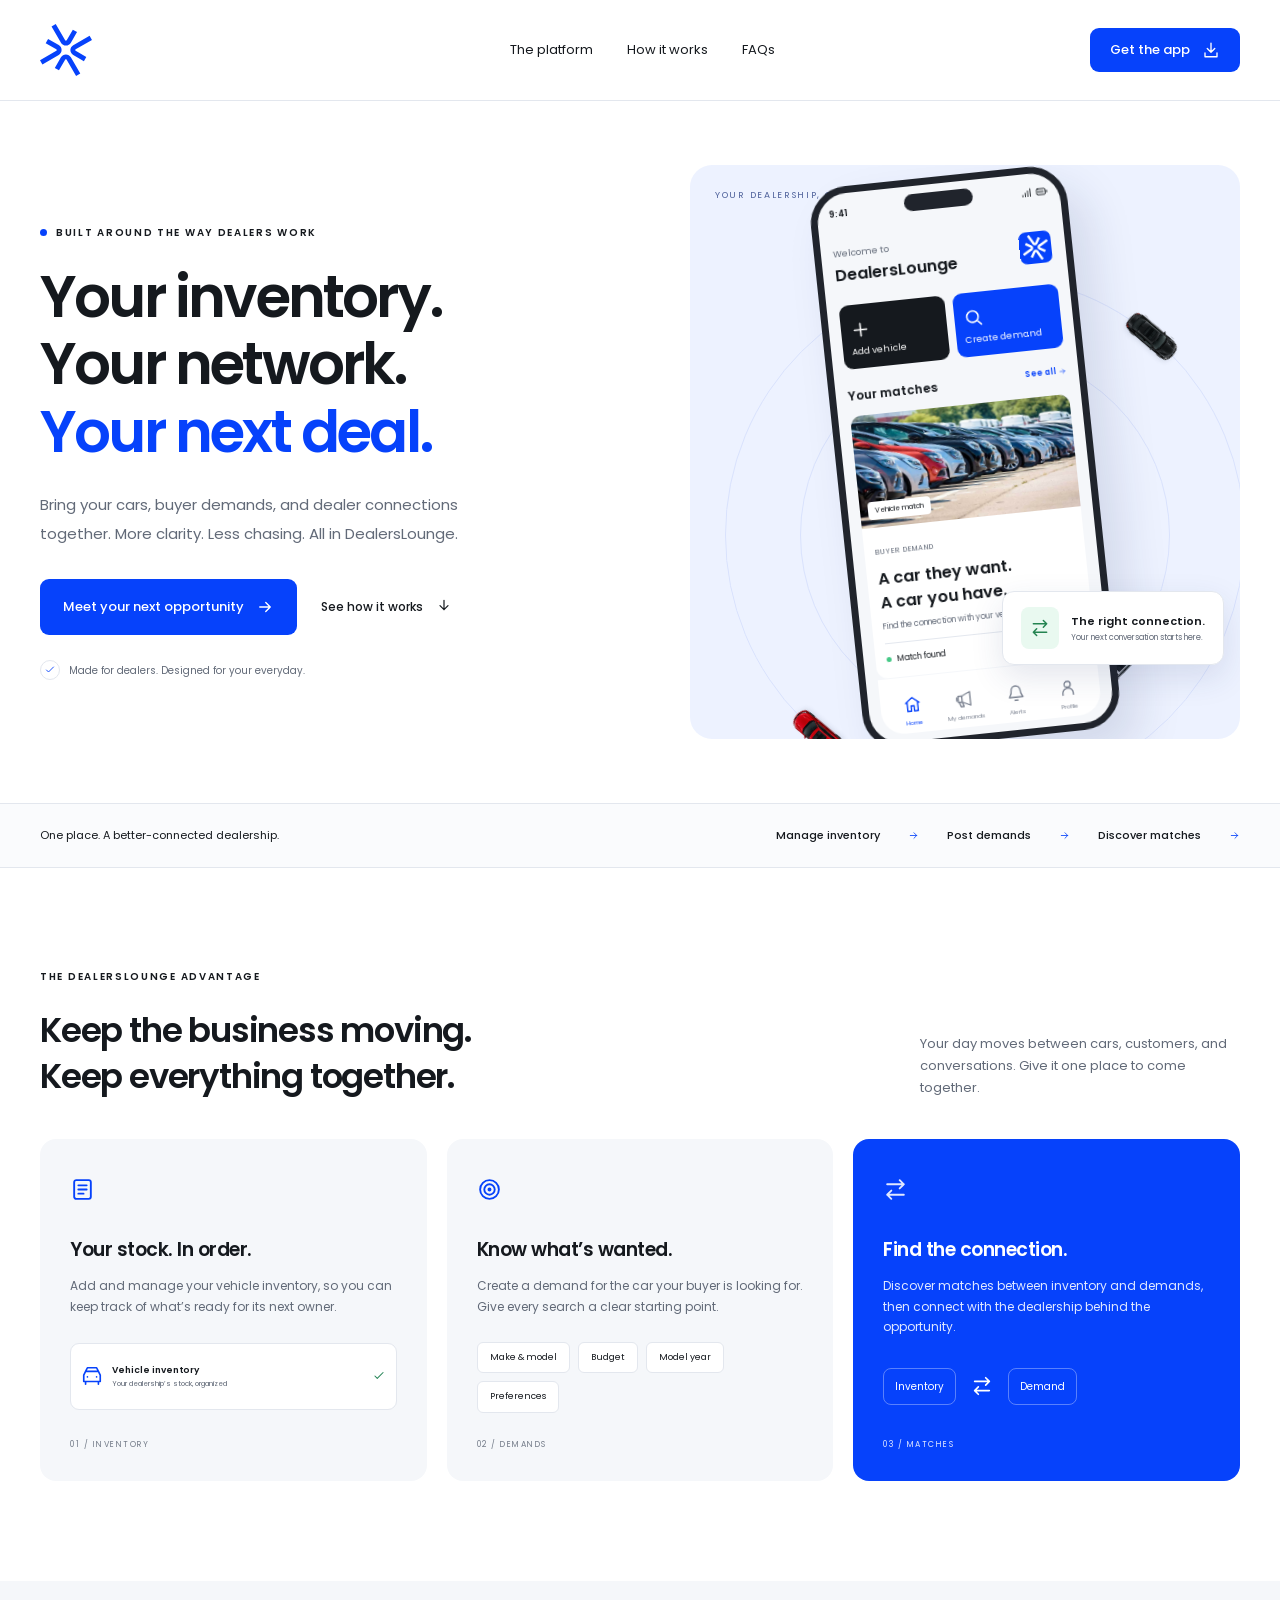
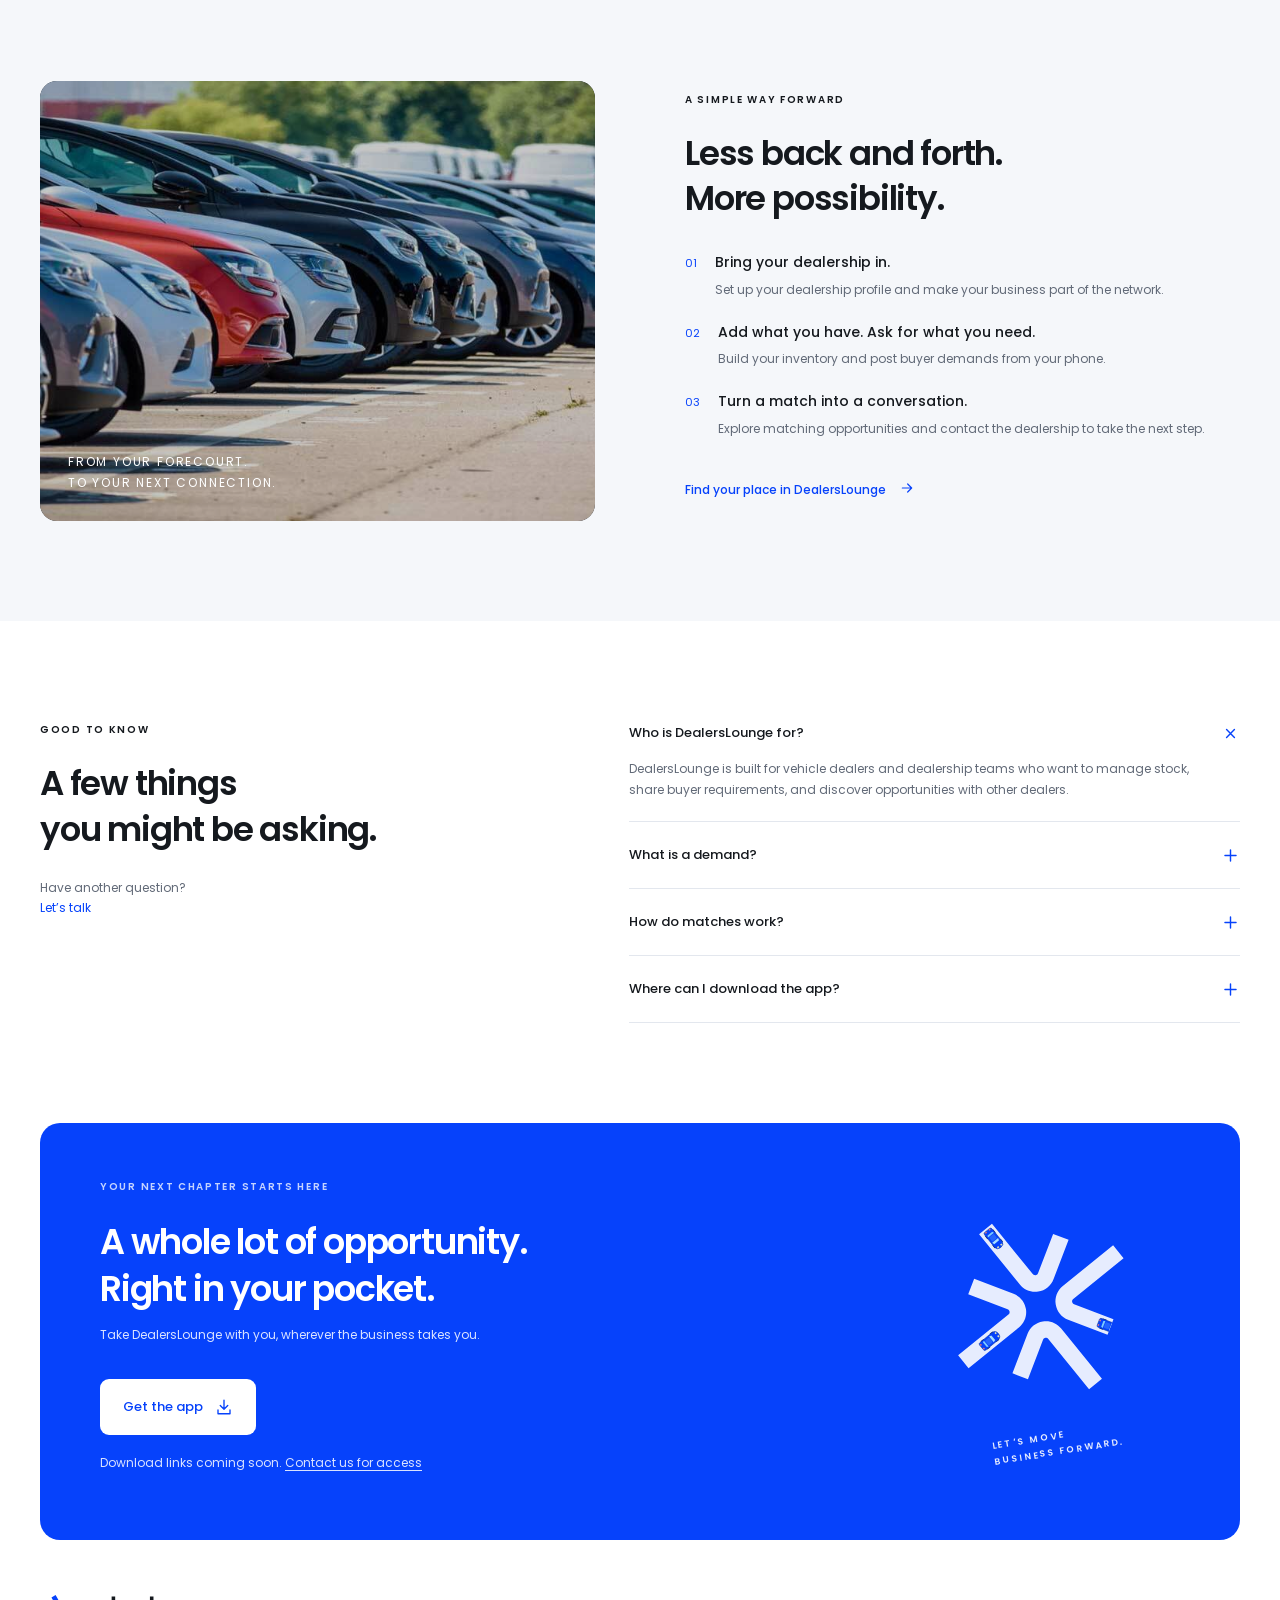
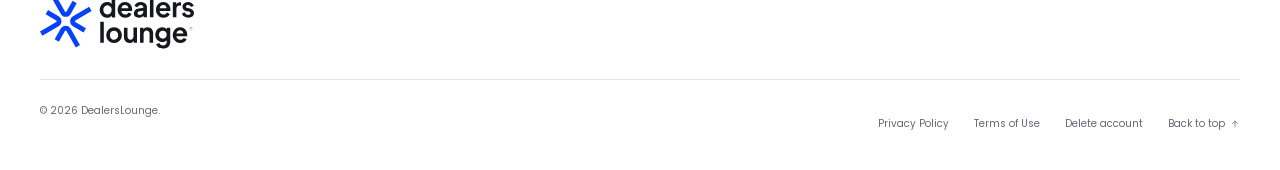
<file: index.html>
<!doctype html>
<html lang="en">

<head>
  <meta charset="utf-8">
  <meta name="viewport" content="width=device-width, initial-scale=1">
  <meta name="description"
    content="Your inventory. Your next opportunity. DealersLounge brings vehicle inventory, buyer demands, and dealer matches together.">
  <meta name="theme-color" content="#0642FB">
  <title>DealersLounge — Your next deal starts here.</title>
  <link rel="icon" href="assets/images/portal-favicon.svg?v=2" type="image/svg+xml">
  <link rel="stylesheet" href="assets/css/styles.css">
  <link rel="stylesheet" href="assets/css/brand-hover.css">
<link rel="stylesheet" href="assets/css/responsive.css">
</head>

<body>
  <a class="skip" href="#main">Skip to content</a>
  <header class="site-header">
    <div class="container nav"><a class="brand brand-reveal" href="./" aria-label="DealersLounge home"><span class="brand-symbol-mask"><svg class="brand-symbol" viewBox="0 0 81 81" aria-hidden="true" focusable="false"><path data-part="left" d="M3.75897 63.0194L0 56.5106L25.4298 41.8279C26.0353 41.4748 26.1362 40.9197 26.1362 40.617C26.1362 40.3143 26.0353 39.7592 25.4298 39.4061L8.85501 29.8447L12.614 23.3358L29.1888 32.8972C31.9891 34.5118 33.6541 37.3878 33.6541 40.617C33.6541 43.8462 31.9891 46.7222 29.1888 48.3368L3.75897 63.0194Z" fill="currentColor"/><path data-part="right" d="M68.3676 57.9234L51.7929 48.362C48.9926 46.7474 47.3275 43.8714 47.3275 40.6422C47.3275 37.413 48.9926 34.537 51.7929 32.9225L77.2227 18.2398L80.9816 24.7486L55.5518 39.4313C54.9464 39.7845 54.8454 40.3395 54.8454 40.6422C54.8454 40.9449 54.9464 41.5 55.5518 41.8531L72.1266 51.4146L68.3676 57.9234Z" fill="currentColor"/><path data-part="top" d="M40.3899 33.6541C37.1607 33.6541 34.2848 31.9891 32.6702 29.1888L17.9875 3.75897L24.4963 0L39.179 25.4298C39.5322 26.0353 40.0872 26.1362 40.3899 26.1362C40.6927 26.1362 41.2477 26.0353 41.6009 25.4298L51.1623 8.85501L57.6711 12.614L48.1097 29.1888C46.4951 31.9891 43.6191 33.6541 40.3899 33.6541Z" fill="currentColor"/><path data-part="bottom" d="M56.2332 81.007L41.5505 55.5772C41.1973 54.9718 40.6423 54.8708 40.3395 54.8708C40.0368 54.8708 39.4818 54.9718 39.1286 55.5772L29.5672 72.152L23.0584 68.393L32.6198 51.8183C34.2344 49.018 37.1104 47.3529 40.3395 47.3529C43.5687 47.3529 46.4447 49.018 48.0593 51.8183L62.742 77.248L56.2332 81.007Z" fill="currentColor"/></svg></span><span class="brand-name-clip" aria-hidden="true"><svg class="brand-name" viewBox="67 0 133 69" aria-hidden="true" focusable="false"><image href="assets/images/logo.svg" width="200" height="69" /></svg></span></a>
      <nav aria-label="Main navigation"><a href="#platform">The platform</a><a href="#how-it-works">How it works</a><a
          href="#faq">FAQs</a></nav><a class="button small" href="join/">Get the app <svg class="icon" width="24"
          height="24" aria-hidden="true" focusable="false">
          <use href="assets/images/icons.svg#download"></use>
        </svg></a>
    </div>
  </header>
  <main tabindex="-1" id="main">
    <section class="hero container">
      <div class="hero-copy">
        <p class="eyebrow"><span class="status-dot"></span> BUILT AROUND THE WAY DEALERS WORK</p>
        <h1>Your inventory.<br>Your network.<br><span>Your next deal.</span></h1>
        <p class="lead">Bring your cars, buyer demands, and dealer connections together. More clarity. Less chasing. All
          in DealersLounge.</p>
        <div class="hero-actions"><a class="button" href="join/">Meet your next opportunity <svg class="icon" width="24"
              height="24" aria-hidden="true" focusable="false">
              <use href="assets/images/icons.svg#arrow-right"></use>
            </svg></a><a class="text-link" href="#how-it-works">See how it works <span aria-hidden="true"><svg
                class="icon" width="24" height="24" aria-hidden="true" focusable="false">
                <use href="assets/images/icons.svg#arrow-down"></use>
              </svg></span></a></div>
        <div class="hero-note"><span class="mini-icon"><svg class="icon" width="24" height="24" aria-hidden="true"
              focusable="false">
              <use href="assets/images/icons.svg#check"></use>
            </svg></span> Made for dealers. Designed for your everyday.</div>
      </div>
      <div class="hero-visual">
        <div class="visual-heading"><span>YOUR DEALERSHIP, CONNECTED</span></div>
        <div class="orbit orbit-one" aria-hidden="true"><span class="orbit-driver"><span class="orbit-car"></span></span><span class="orbit-driver orbit-driver-offset"><span class="orbit-car"></span></span></div>
        <div class="orbit orbit-two" aria-hidden="true"><span class="orbit-driver"><span class="orbit-car"></span></span></div>
        <div class="phone" role="img"
          aria-label="Illustrative app demo cycling through Home, Demands, Alerts, and Profile.">
          <div class="phone-top"><span>9:41</span>
            <div class="island"></div><span><svg class="icon" width="24" height="24" aria-hidden="true"
                focusable="false">
                <use href="assets/images/icons.svg#signal"></use>
              </svg><svg class="icon" width="24" height="24" aria-hidden="true" focusable="false">
                <use href="assets/images/icons.svg#battery"></use>
              </svg></span>
          </div>
          <div class="demo-screens">
            <div class="demo-screen" data-screen="home">
              <div class="app-header">
                <div><small>Welcome to</small><strong>DealersLounge</strong></div><span class="avatar app-logo-avatar"><img src="assets/images/product-icon.png" alt="DealersLounge" width="24" height="24"></span>
              </div>
              <div class="app-actions">
                <div><span><svg class="icon" width="24" height="24" aria-hidden="true" focusable="false">
                      <use href="assets/images/icons.svg#plus"></use>
                    </svg></span>Add vehicle</div>
                <div><span><svg class="icon" width="24" height="24" aria-hidden="true" focusable="false">
                      <use href="assets/images/icons.svg#search"></use>
                    </svg></span>Create demand</div>
              </div>
              <div class="app-section-title">Your matches <span>See all <svg class="icon" width="24" height="24"
                    aria-hidden="true" focusable="false">
                    <use href="assets/images/icons.svg#arrow-right"></use>
                  </svg></span></div>
              <div class="car-card">
                <div class="car-photo"><img src="assets/images/cars-banner.jpg"
                    alt="Vehicles lined up at a dealership"><span>Vehicle match</span></div>
                <div class="car-info"><small>BUYER DEMAND</small>
                  <h3>A car they want.<br>A car you have.</h3>
                  <p>Find the connection with your vehicles.</p>
                  <div class="match-row"><span><i></i> Match found</span><b><svg class="icon" width="24" height="24"
                        aria-hidden="true" focusable="false">
                        <use href="assets/images/icons.svg#arrow-right"></use>
                      </svg></b></div>
                </div>
              </div>
            </div>
            <div class="demo-screen real-screen" data-screen="demands" hidden>
              <div class="real-title">My demands <span class="real-add"><svg class="icon" aria-hidden="true">
                    <use href="assets/images/icons.svg#plus"></use>
                  </svg></span></div>
              <div class="real-segments"><b>Active</b><span>Expired</span></div>
              <div class="real-search"><svg class="icon" aria-hidden="true">
                  <use href="assets/images/icons.svg#search"></use>
                </svg>Search demand</div>
              <article class="real-demand">
                <div class="real-demand-title"><strong>Honda Civic 1.5 RS Turbo</strong><b class="real-badge">2
                    matches</b></div>
                <p class="real-location"><svg class="icon" aria-hidden="true">
                    <use href="assets/images/icons.svg#pin"></use>
                  </svg>I-8, Islamabad</p>
                <div class="real-tags"><span><i class="swatch black"></i>Black
                    titanium</span><span>2018–2020</span><span>6+</span></div>
                <div class="real-demand-meta"><small>30 mins ago · You</small><strong>PKR 64.75–66 lacs</strong></div>
              </article>
              <article class="real-demand">
                <div class="real-demand-title"><strong>Toyota Aqua F Package</strong></div>
                <p class="real-location"><svg class="icon" aria-hidden="true">
                    <use href="assets/images/icons.svg#pin"></use>
                  </svg>I-10, Islamabad</p>
                <div class="real-tags"><span><i
                      class="swatch orange"></i>Orange</span><span>2015–2017</span><span>5+</span></div>
                <div class="real-demand-meta"><small>1 day ago · You</small><strong>PKR 34–40 lacs</strong></div>
              </article>
              <article class="real-demand">
                <div class="real-demand-title"><strong>Honda City Aspire 1.3</strong><b class="real-badge">1 match</b>
                </div>
                <p class="real-location"><svg class="icon" aria-hidden="true">
                    <use href="assets/images/icons.svg#pin"></use>
                  </svg>I-8, Islamabad</p>
                <div class="real-tags"><span><i class="swatch blue"></i>Blue
                    metallic</span><span>2016–2017</span><span>6+</span></div>
                <div class="real-demand-meta"><small>1 hour ago · You</small><strong>PKR 42–46 lacs</strong></div>
              </article>
            </div>
            <div class="demo-screen real-screen" data-screen="alerts" hidden>
              <div class="real-title">Alerts</div>
              <p class="real-group">Today</p>
              <div class="real-alert unread"><span class="dealer-avatar dealer-avatar-x7">X7</span>
                <div><strong>Your vehicles meet demand</strong>
                  <p>X7 Motors is looking for Toyota Corolla 1.8X. See demand now!</p><small>Just now</small>
                </div>
              </div>
              <div class="real-alert unread"><span class="dealer-avatar system-avatar"><img src="assets/images/product-icon.png" alt="DealersLounge" width="24" height="24"></span>
                <div><strong>We’ve made some updates!</strong>
                  <p>Explore new enhancements in vehicle matching.</p><small>2 hours ago</small>
                </div>
              </div>
              <div class="real-alert"><span class="dealer-avatar dealer-avatar-capital">CM</span>
                <div><strong>Your demand has a match</strong>
                  <p>Capital Motors has a Honda Civic 1.5 RS Turbo. See match now!</p><small>30 mins ago</small>
                </div><img src="assets/images/car1.png" alt="" width="30" height="30">
              </div>
              <p class="real-group">Earlier</p>
              <div class="real-alert"><span class="dealer-avatar dealer-avatar-abc">ABC</span>
                <div><strong>Your demand expired</strong>
                  <p>Your Toyota Aqua F Package demand expired. Repost or edit it.</p><small>2 days ago</small>
                </div>
              </div>
              <div class="real-alert"><span class="dealer-avatar dealer-avatar-prime">PA</span>
                <div><strong>Your demand has a match</strong>
                  <p>Prime Auto has a Honda Civic. See match now!</p><small>6 days ago</small>
                </div><img src="assets/images/car1.png" alt="" width="30" height="30">
              </div>
              <div class="real-alert"><span class="dealer-avatar system-avatar"><img src="assets/images/product-icon.png" alt="DealersLounge" width="24" height="24"></span>
                <div><strong>You’re approved!</strong>
                  <p>Welcome aboard, ABC Motors. Your profile has been approved.</p><small>12 days ago</small>
                </div>
              </div>
            </div>
            <div class="demo-screen real-screen" data-screen="profile" hidden>
              <div class="real-cover"><img src="assets/images/cars-banner.jpg" alt="Vehicles at a dealership"><span><svg
                    class="icon" aria-hidden="true">
                    <use href="assets/images/icons.svg#settings"></use>
                  </svg></span></div>
              <div class="real-business">
                <div class="real-business-actions"><span
                    class="real-business-logo">ABC<small>MOTORS</small></span><span class="real-edit">Edit</span>
                </div>
                <h3>ABC Motors</h3>
                <p class="real-location"><svg class="icon" aria-hidden="true">
                    <use href="assets/images/icons.svg#pin"></use>
                  </svg>I-8, Islamabad</p>
                <p class="real-rating"><strong>4.99 <span>★</span></strong> (25 reviews)</p>
                <p class="real-count"><strong>47</strong> vehicles · <strong>15</strong> matches</p>
                <div class="real-vehicles">
                  <div class="real-vehicle"><img src="assets/images/car1.png" alt="Honda Civic"><b class="real-badge">4
                      matches</b>
                    <div><strong>Honda Civic 1.5 RS Turbo</strong><small>30 mins ago · You</small></div>
                  </div>
                  <div class="real-vehicle"><img src="assets/images/cars-banner.jpg" alt="Dealership vehicles">
                    <div><strong>Our showroom</strong><small>ABC Motors</small></div>
                  </div>
                </div><span class="real-profile-add"><svg class="icon" aria-hidden="true">
                    <use href="assets/images/icons.svg#plus"></use>
                  </svg></span>
              </div>
            </div>
          </div>
          <div class="app-bottom"><span data-demo-tab="home" class="selected"><svg class="icon" width="24" height="24"
                aria-hidden="true" focusable="false">
                <use href="assets/images/icons.svg#home"></use>
              </svg><small>Home</small></span><span data-demo-tab="demands"><svg class="icon" width="24" height="24"
                aria-hidden="true" focusable="false">
                <use href="assets/images/icons.svg#megaphone"></use>
              </svg><small>My demands</small></span><span data-demo-tab="alerts"><svg class="icon" width="24"
                height="24" aria-hidden="true" focusable="false">
                <use href="assets/images/icons.svg#bell"></use>
              </svg><small>Alerts</small></span><span data-demo-tab="profile"><svg class="icon" width="24" height="24"
                aria-hidden="true" focusable="false">
                <use href="assets/images/icons.svg#user"></use>
              </svg><small>Profile</small></span></div>
        </div>
        <div class="floating-card"><span class="match-icon"><svg class="icon" width="24" height="24" aria-hidden="true"
              focusable="false">
              <use href="assets/images/icons.svg#match"></use>
            </svg></span>
          <div><strong>The right connection.</strong><small>Your next conversation starts here.</small></div>
        </div>
      </div>
    </section>
    <div class="value-strip">
      <div class="container"><span>One place. A better-connected dealership.</span>
        <p>Manage inventory <b><svg class="icon" width="24" height="24" aria-hidden="true" focusable="false">
              <use href="assets/images/icons.svg#arrow-right"></use>
            </svg></b> Post demands <b><svg class="icon" width="24" height="24" aria-hidden="true" focusable="false">
              <use href="assets/images/icons.svg#arrow-right"></use>
            </svg></b> Discover matches <b><svg class="icon" width="24" height="24" aria-hidden="true"
              focusable="false">
              <use href="assets/images/icons.svg#arrow-right"></use>
            </svg></b></p>
      </div>
    </div>
    <section id="platform" class="section container">
      <div class="section-heading">
        <div>
          <p class="eyebrow">THE DEALERSLOUNGE ADVANTAGE</p>
          <h2>Keep the business moving.<br>Keep everything together.</h2>
        </div>
        <p>Your day moves between cars, customers, and conversations. Give it one place to come together.</p>
      </div>
      <div class="features">
        <article class="feature feature-inventory">
          <div class="feature-icon"><svg class="icon" width="24" height="24" aria-hidden="true" focusable="false">
              <use href="assets/images/icons.svg#inventory"></use>
            </svg></div>
          <h3>Your stock. In order.</h3>
          <p>Add and manage your vehicle inventory, so you can keep track of what’s ready for its next owner.</p>
          <div class="inventory-illustration"><span class="list-icon"><svg class="icon" width="24" height="24"
                aria-hidden="true" focusable="false">
                <use href="assets/images/icons.svg#car"></use>
              </svg></span>
            <div><strong>Vehicle inventory</strong><small>Your dealership’s stock, organized</small></div><span
              class="check"><svg class="icon" width="24" height="24" aria-hidden="true" focusable="false">
                <use href="assets/images/icons.svg#check"></use>
              </svg></span>
          </div><span class="feature-index">01 / INVENTORY</span>
        </article>
        <article class="feature">
          <div class="feature-icon"><svg class="icon" width="24" height="24" aria-hidden="true" focusable="false">
              <use href="assets/images/icons.svg#target"></use>
            </svg></div>
          <h3>Know what’s wanted.</h3>
          <p>Create a demand for the car your buyer is looking for. Give every search a clear starting point.</p>
          <div class="demand-tags"><span>Make & model</span><span>Budget</span><span>Model
              year</span><span>Preferences</span></div><span class="feature-index">02 / DEMANDS</span>
        </article>
        <article class="feature feature-blue">
          <div class="feature-icon"><svg class="icon" width="24" height="24" aria-hidden="true" focusable="false">
              <use href="assets/images/icons.svg#match"></use>
            </svg></div>
          <h3>Find the connection.</h3>
          <p>Discover matches between inventory and demands, then connect with the dealership behind the opportunity.
          </p>
          <div class="connection"><span>Inventory</span><b><svg class="icon" width="24" height="24" aria-hidden="true"
                focusable="false">
                <use href="assets/images/icons.svg#match"></use>
              </svg></b><span>Demand</span></div><span class="feature-index">03
            / MATCHES</span>
        </article>
      </div>
    </section>
    <section id="how-it-works" class="workflow section">
      <div class="container workflow-grid">
        <div class="workflow-photo"><img src="assets/images/cars-banner.jpg" alt="A row of cars ready for sale"
            loading="lazy">
          <div><span>FROM YOUR FORECOURT.<br>TO YOUR NEXT CONNECTION.</span></div>
        </div>
        <div class="workflow-copy">
          <p class="eyebrow">A SIMPLE WAY FORWARD</p>
          <h2>Less back and forth.<br>More possibility.</h2>
          <ol>
            <li><span>01</span>
              <div>
                <h3>Bring your dealership in.</h3>
                <p>Set up your dealership profile and make your business part of the network.</p>
              </div>
            </li>
            <li><span>02</span>
              <div>
                <h3>Add what you have. Ask for what you need.</h3>
                <p>Build your inventory and post buyer demands from your phone.</p>
              </div>
            </li>
            <li><span>03</span>
              <div>
                <h3>Turn a match into a conversation.</h3>
                <p>Explore matching opportunities and contact the dealership to take the next step.</p>
              </div>
            </li>
          </ol><a class="text-link" href="join/">Find your place in DealersLounge <span><svg class="icon" width="24"
                height="24" aria-hidden="true" focusable="false">
                <use href="assets/images/icons.svg#arrow-right"></use>
              </svg></span></a>
        </div>
      </div>
    </section>
    <section id="faq" class="section container faq">
      <div>
        <p class="eyebrow">GOOD TO KNOW</p>
        <h2>A few things<br>you might be asking.</h2>
        <p>Have another question?<br><a href="mailto:support@dealerslounge.pk">Let’s talk</a></p>
      </div>
      <div class="questions">
        <details open>
          <summary>Who is DealersLounge for?<svg class="icon" width="24" height="24" aria-hidden="true"
              focusable="false">
              <use href="assets/images/icons.svg#plus"></use>
            </svg></summary>
          <p>DealersLounge is built for vehicle dealers and dealership teams who want to manage stock, share buyer
            requirements, and discover opportunities with other dealers.</p>
        </details>
        <details>
          <summary>What is a demand?<svg class="icon" width="24" height="24" aria-hidden="true" focusable="false">
              <use href="assets/images/icons.svg#plus"></use>
            </svg></summary>
          <p>A demand is a vehicle requirement from a buyer. You post what you’re looking for so it can be matched with
            relevant inventory.</p>
        </details>
        <details>
          <summary>How do matches work?<svg class="icon" width="24" height="24" aria-hidden="true" focusable="false">
              <use href="assets/images/icons.svg#plus"></use>
            </svg></summary>
          <p>DealersLounge connects vehicle inventory with relevant demands. You can review a match and contact the
            dealership to discuss the opportunity.</p>
        </details>
        <details>
          <summary>Where can I download the app?<svg class="icon" width="24" height="24" aria-hidden="true"
              focusable="false">
              <use href="assets/images/icons.svg#plus"></use>
            </svg></summary>
          <p>Visit our <a href="join/">download page</a> for App Store and Google Play availability. For current access
            information, email <a href="mailto:support@dealerslounge.pk">support@dealerslounge.pk</a>.</p>
        </details>
      </div>
    </section>
    <section id="download" class="container download">
      <div>
        <p class="eyebrow">YOUR NEXT CHAPTER STARTS HERE</p>
        <h2>A whole lot of opportunity.<br>Right in your pocket.</h2>
        <p>Take DealersLounge with you, wherever the business takes you.</p>
        <a class="button join-cta" href="join/">Get the app <svg class="icon" width="24" height="24" aria-hidden="true"
            focusable="false">
            <use href="assets/images/icons.svg#download"></use>
          </svg></a>
        <p class="download-note">Download links coming soon. <a href="mailto:support@dealerslounge.pk">Contact us for
            access </a></p>
      </div>
      <div class="download-art" aria-hidden="true"><img src="assets/images/logo-traffic.svg" alt="" width="200" height="200"><span>LET’S MOVE<br>BUSINESS FORWARD. </span></div>
    </section>
  </main>
  <footer class="container">
    <div class="footer-top"><a class="brand" href="./"><img src="assets/images/logo.svg" alt="DealersLounge" width="160"
          height="55"></a>
    </div>
    <div class="footer-bottom"><span>© <span id="year">2026</span> DealersLounge.</span>
      <div><a href="privacy/">Privacy Policy</a><a href="terms/">Terms of Use</a><a href="privacy/#delete-account">Delete account</a><a href="#main">Back to top <svg class="icon" width="24" height="24"
            aria-hidden="true" focusable="false">
            <use href="assets/images/icons.svg#arrow-up"></use>
          </svg></a></div>
    </div>
  </footer>
  <script src="assets/js/main.js"></script>
  <script src="assets/js/brand-hover.js"></script>
</body>

</html>
</file>
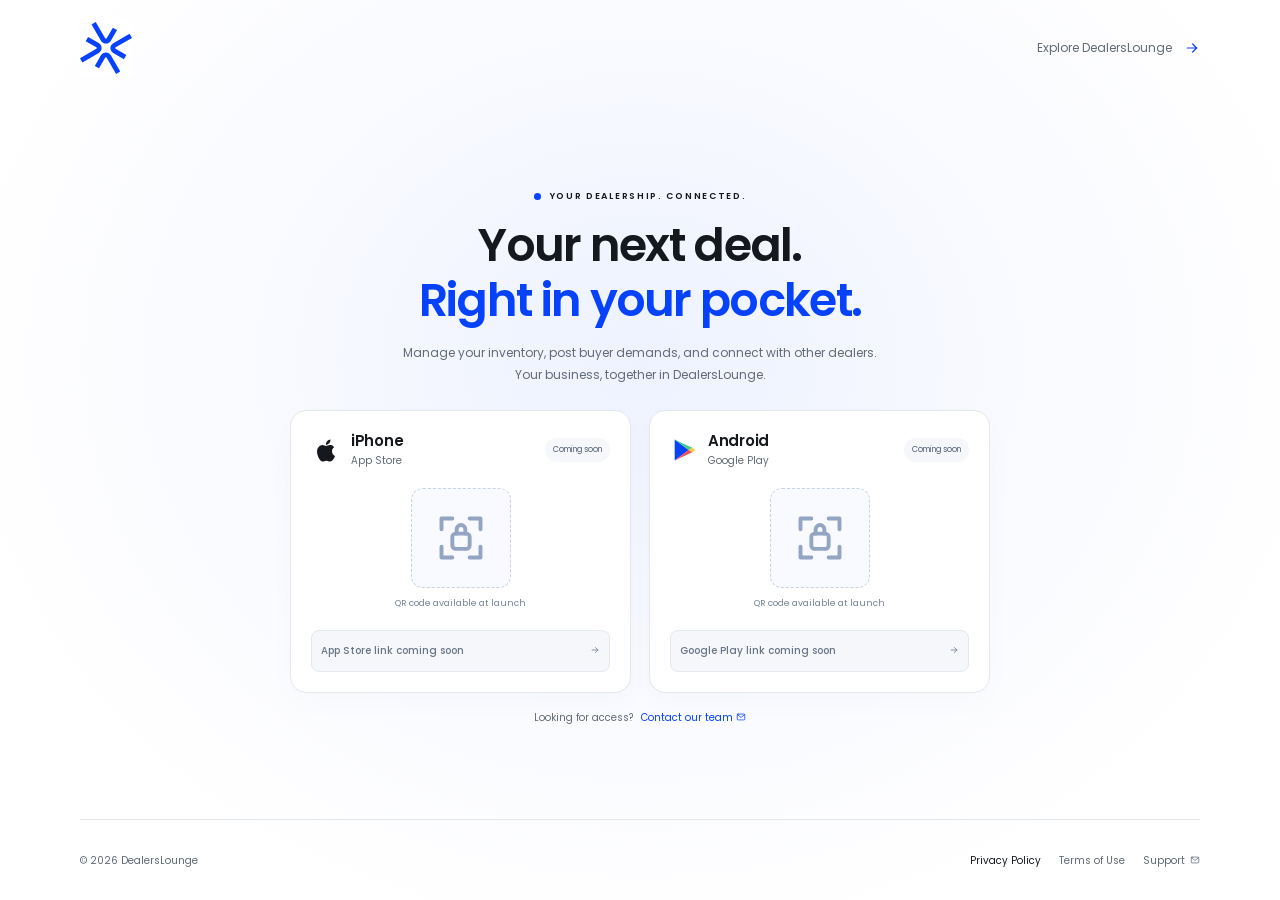
<file: join/index.html>
<!doctype html>
<html lang="en">
<head>
<meta charset="utf-8"><meta name="viewport" content="width=device-width, initial-scale=1">
<meta name="description" content="DealersLounge brings vehicle inventory, buyer demands, and dealer connections together. Find app downloads, access information, and our privacy policy.">
<meta name="theme-color" content="#0642FB"><title>DealersLounge — Get the app</title>
<link rel="icon" href="../assets/images/portal-favicon.svg?v=2" type="image/svg+xml"><link rel="stylesheet" href="../assets/css/styles.css">
<link rel="stylesheet" href="../assets/css/brand-hover.css">
<link rel="stylesheet" href="../assets/css/responsive.css">
</head>
<body class="download-home">
<a class="skip" href="#main">Skip to content</a>
<header class="hub-header"><a class="brand brand-reveal" href="../" aria-label="DealersLounge home"><span class="brand-symbol-mask"><svg class="brand-symbol" viewBox="0 0 81 81" aria-hidden="true" focusable="false"><path data-part="left" d="M3.75897 63.0194L0 56.5106L25.4298 41.8279C26.0353 41.4748 26.1362 40.9197 26.1362 40.617C26.1362 40.3143 26.0353 39.7592 25.4298 39.4061L8.85501 29.8447L12.614 23.3358L29.1888 32.8972C31.9891 34.5118 33.6541 37.3878 33.6541 40.617C33.6541 43.8462 31.9891 46.7222 29.1888 48.3368L3.75897 63.0194Z" fill="currentColor"/><path data-part="right" d="M68.3676 57.9234L51.7929 48.362C48.9926 46.7474 47.3275 43.8714 47.3275 40.6422C47.3275 37.413 48.9926 34.537 51.7929 32.9225L77.2227 18.2398L80.9816 24.7486L55.5518 39.4313C54.9464 39.7845 54.8454 40.3395 54.8454 40.6422C54.8454 40.9449 54.9464 41.5 55.5518 41.8531L72.1266 51.4146L68.3676 57.9234Z" fill="currentColor"/><path data-part="top" d="M40.3899 33.6541C37.1607 33.6541 34.2848 31.9891 32.6702 29.1888L17.9875 3.75897L24.4963 0L39.179 25.4298C39.5322 26.0353 40.0872 26.1362 40.3899 26.1362C40.6927 26.1362 41.2477 26.0353 41.6009 25.4298L51.1623 8.85501L57.6711 12.614L48.1097 29.1888C46.4951 31.9891 43.6191 33.6541 40.3899 33.6541Z" fill="currentColor"/><path data-part="bottom" d="M56.2332 81.007L41.5505 55.5772C41.1973 54.9718 40.6423 54.8708 40.3395 54.8708C40.0368 54.8708 39.4818 54.9718 39.1286 55.5772L29.5672 72.152L23.0584 68.393L32.6198 51.8183C34.2344 49.018 37.1104 47.3529 40.3395 47.3529C43.5687 47.3529 46.4447 49.018 48.0593 51.8183L62.742 77.248L56.2332 81.007Z" fill="currentColor"/></svg></span><span class="brand-name-clip" aria-hidden="true"><svg class="brand-name" viewBox="67 0 133 69" aria-hidden="true" focusable="false"><image href="../assets/images/logo.svg" width="200" height="69" /></svg></span></a><a class="hub-explore" href="../">Explore DealersLounge <span aria-hidden="true"><svg class="icon" width="24" height="24" aria-hidden="true" focusable="false"><use href="../assets/images/icons.svg#arrow-right"></use></svg></span></a></header>
<main tabindex="-1" id="main" class="hub-main">
<section class="hub-intro" aria-labelledby="intro-title"><p class="eyebrow"><span class="status-dot"></span> YOUR DEALERSHIP. CONNECTED.</p><h1 id="intro-title">Your next deal.<br><span>Right in your pocket.</span></h1><p>Manage your inventory, post buyer demands, and connect with other dealers. Your business, together in DealersLounge.</p></section>
<section id="download" class="hub-downloads" aria-label="Download DealersLounge">
<article class="hub-store"><div class="hub-store-heading"><svg viewBox="0 0 24 24" width="30" height="30" aria-hidden="true"><path fill="currentColor" d="M16.8 12.8c0-2 1.6-3 1.7-3.1-1-1.5-2.5-1.7-3.1-1.7-1.3-.2-2.6.8-3.3.8-.7 0-1.7-.8-2.8-.8-1.5 0-2.9.9-3.7 2.2-1.6 2.7-.4 6.8 1.1 9 .7 1 1.5 2.1 2.7 2 1.1 0 1.5-.7 2.9-.7s1.8.7 3 .7 2-1 2.7-2c.8-1.2 1.2-2.4 1.2-2.5-.1 0-2.4-.9-2.4-3.9ZM14.6 6.6c.6-.8 1.1-1.9 1-3-.9 0-2 .6-2.7 1.4-.6.7-1.1 1.8-1 2.8 1 .1 2-.5 2.7-1.2Z"/></svg><div><h2>iPhone</h2><p>App Store</p></div><span class="availability-chip">Coming soon</span></div><div class="hub-qr" aria-label="iPhone QR code not yet available"><span class="qr-frame" aria-hidden="true"><svg class="icon" width="24" height="24" aria-hidden="true" focusable="false"><use href="../assets/images/icons.svg#qr-lock"></use></svg></span><span>QR code available at launch</span></div><button class="hub-store-button" type="button" disabled>App Store link coming soon <span aria-hidden="true"><svg class="icon" width="24" height="24" aria-hidden="true" focusable="false"><use href="../assets/images/icons.svg#arrow-right"></use></svg></span></button></article>
<article class="hub-store"><div class="hub-store-heading"><svg viewBox="0 0 24 24" width="28" height="28" aria-hidden="true"><path fill="#0642fb" d="m4 3 12 9L4 21Z"/><path fill="#45c986" d="m4 3 15 7-3 2Z"/><path fill="#f7c948" d="m16 12 3-2 3 2-3 2Z"/><path fill="#ef4e4e" d="m4 21 12-9 3 2Z"/></svg><div><h2>Android</h2><p>Google Play</p></div><span class="availability-chip">Coming soon</span></div><div class="hub-qr" aria-label="Android QR code not yet available"><span class="qr-frame" aria-hidden="true"><svg class="icon" width="24" height="24" aria-hidden="true" focusable="false"><use href="../assets/images/icons.svg#qr-lock"></use></svg></span><span>QR code available at launch</span></div><button class="hub-store-button" type="button" disabled>Google Play link coming soon <span aria-hidden="true"><svg class="icon" width="24" height="24" aria-hidden="true" focusable="false"><use href="../assets/images/icons.svg#arrow-right"></use></svg></span></button></article>
</section>
<p class="hub-access">Looking for access? <a href="mailto:support@dealerslounge.pk">Contact our team <svg class="icon" width="24" height="24" aria-hidden="true" focusable="false"><use href="../assets/images/icons.svg#mail"></use></svg></a></p>
</main>
<footer class="hub-footer"><span>© <span id="year">2026</span> DealersLounge</span><a href="../privacy/">Privacy Policy</a><a href="../terms/">Terms of Use</a><a href="mailto:support@dealerslounge.pk">Support <svg class="icon" width="24" height="24" aria-hidden="true" focusable="false"><use href="../assets/images/icons.svg#mail"></use></svg></a></footer>
<script src="../assets/js/main.js"></script>
<script src="../assets/js/brand-hover.js"></script>
</body></html>
</file>
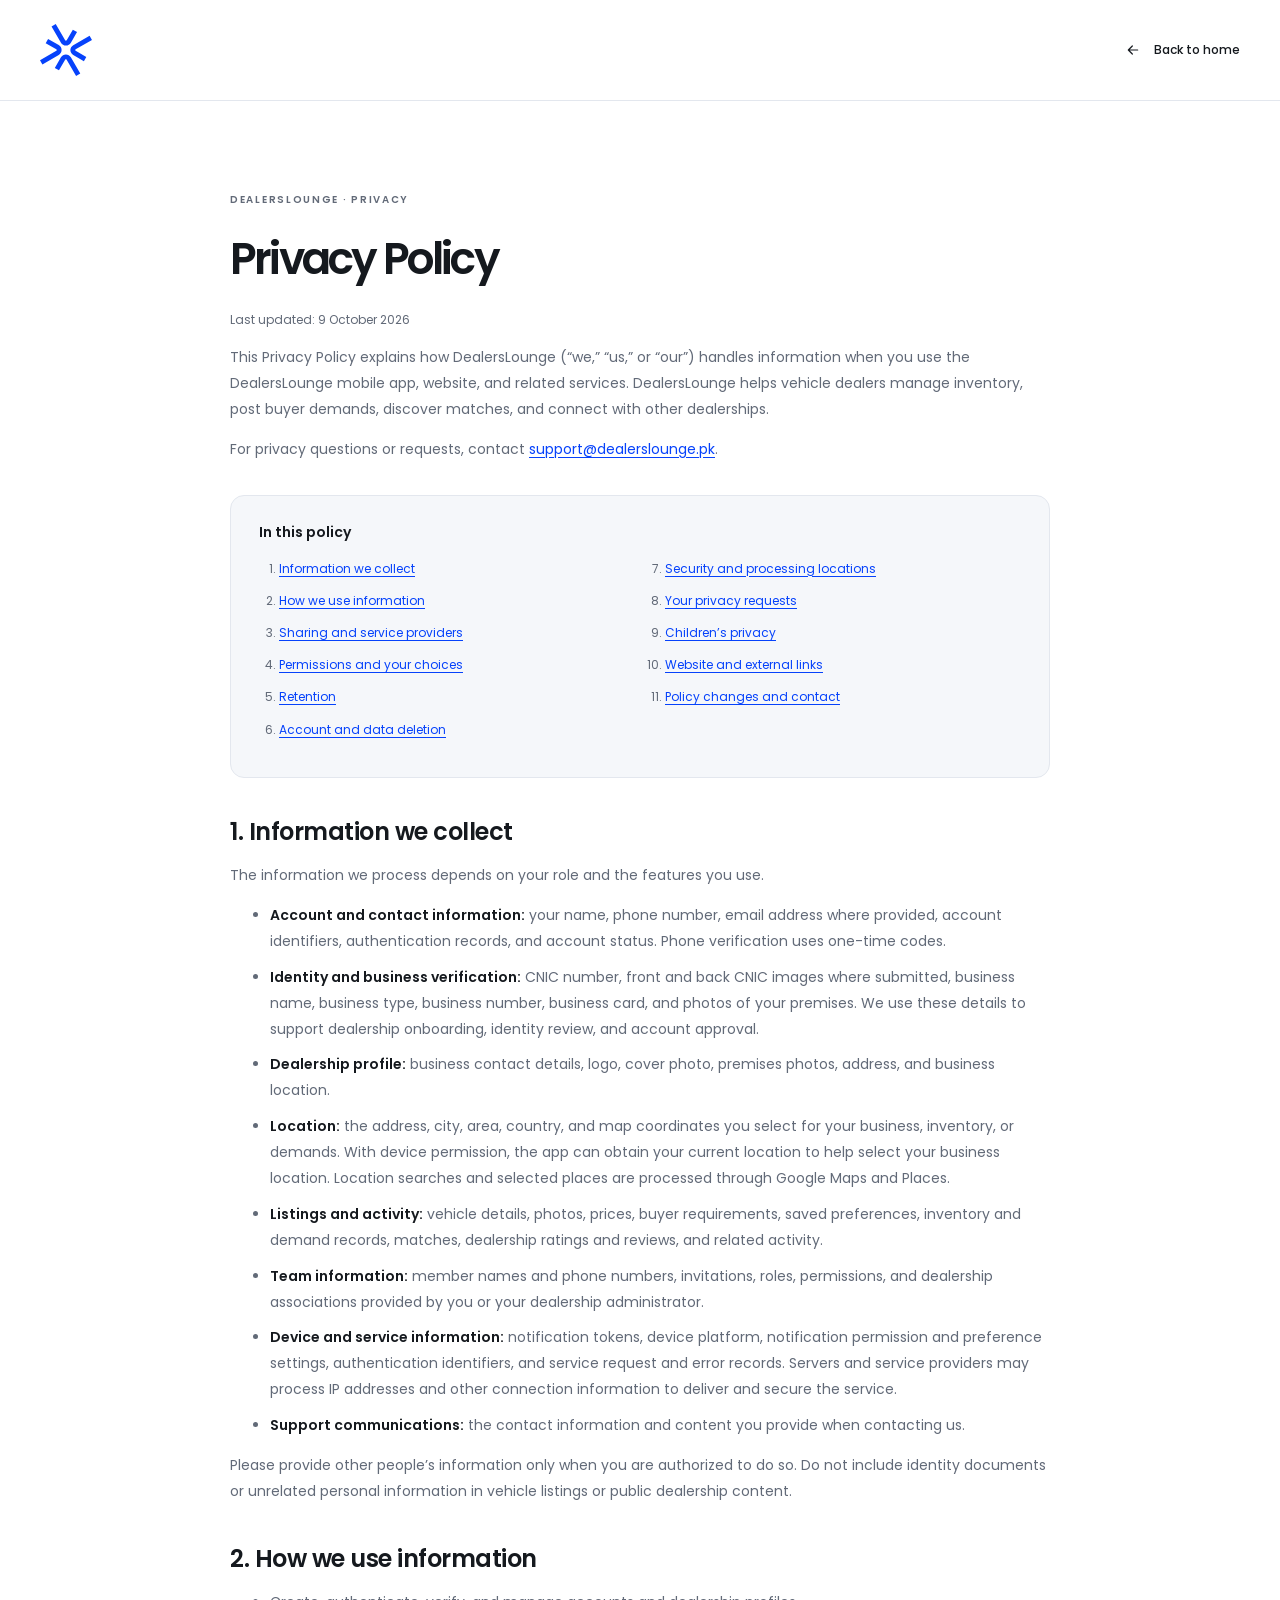
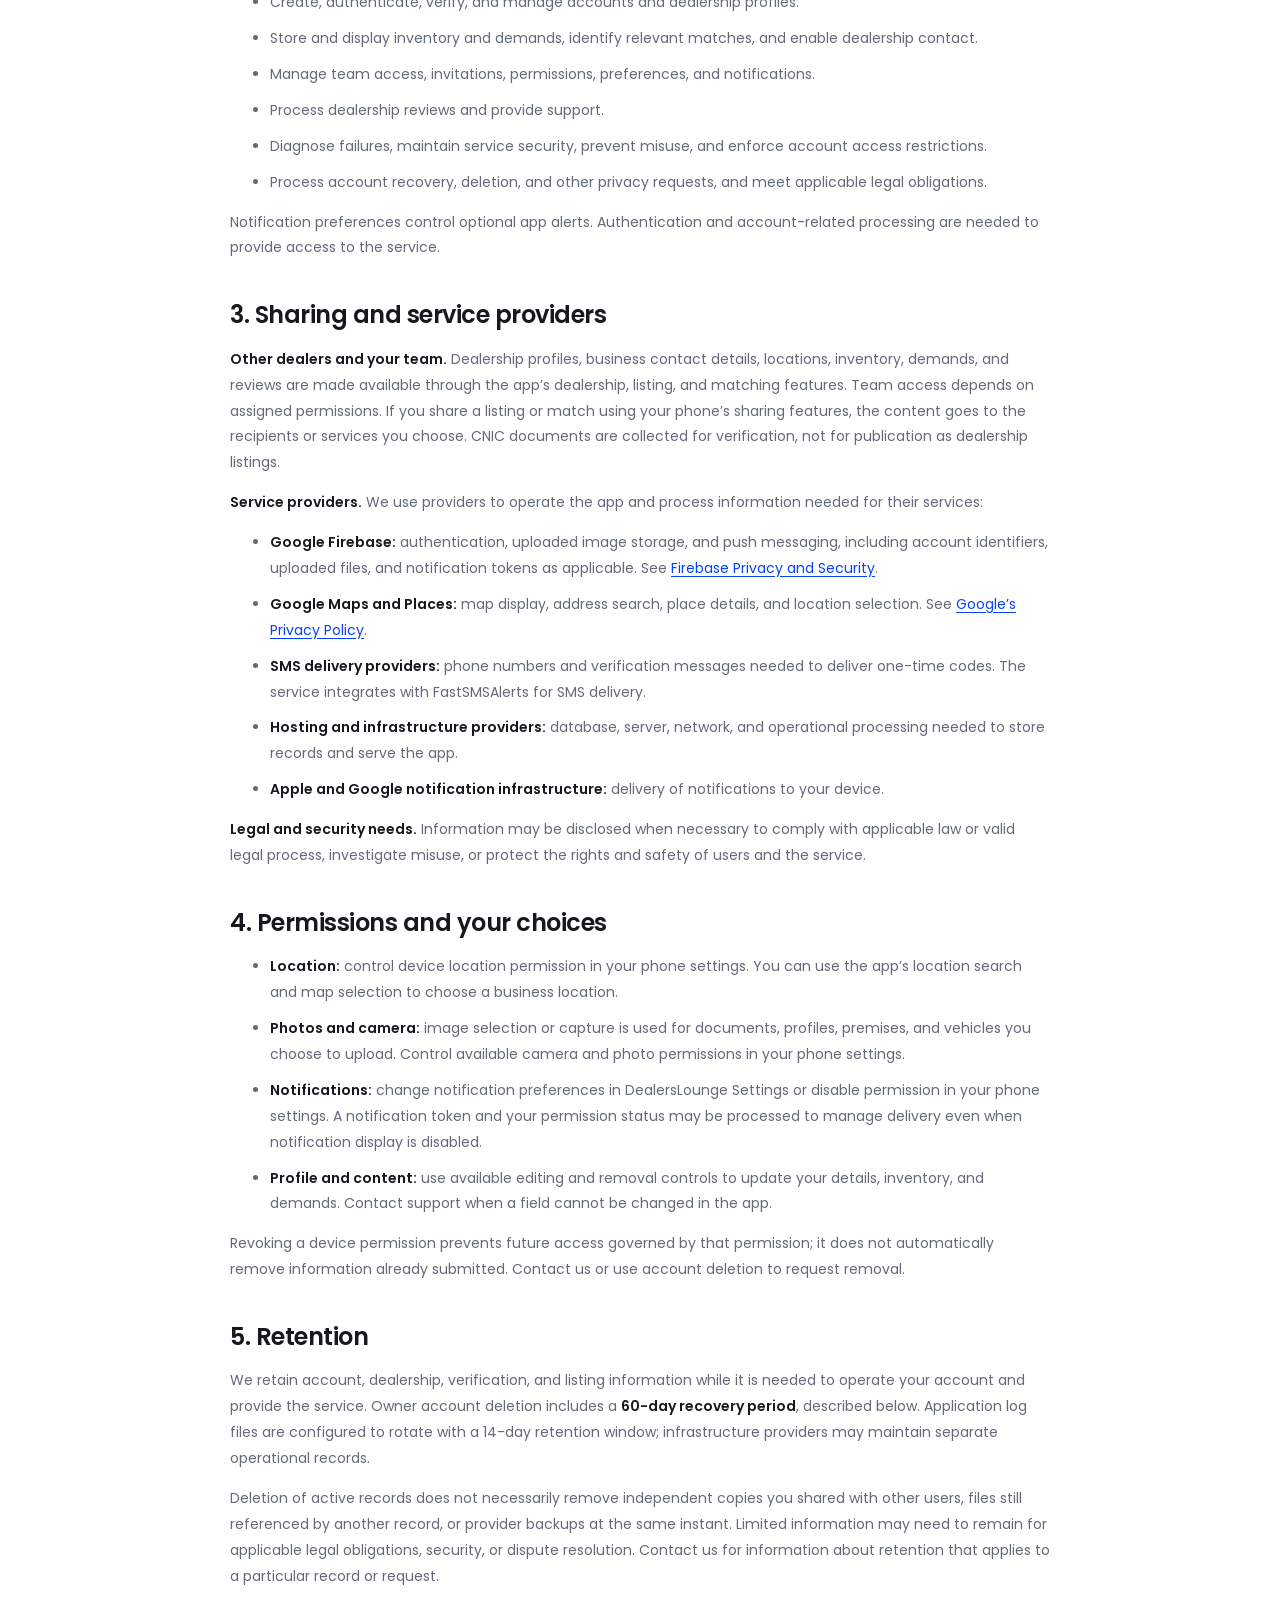
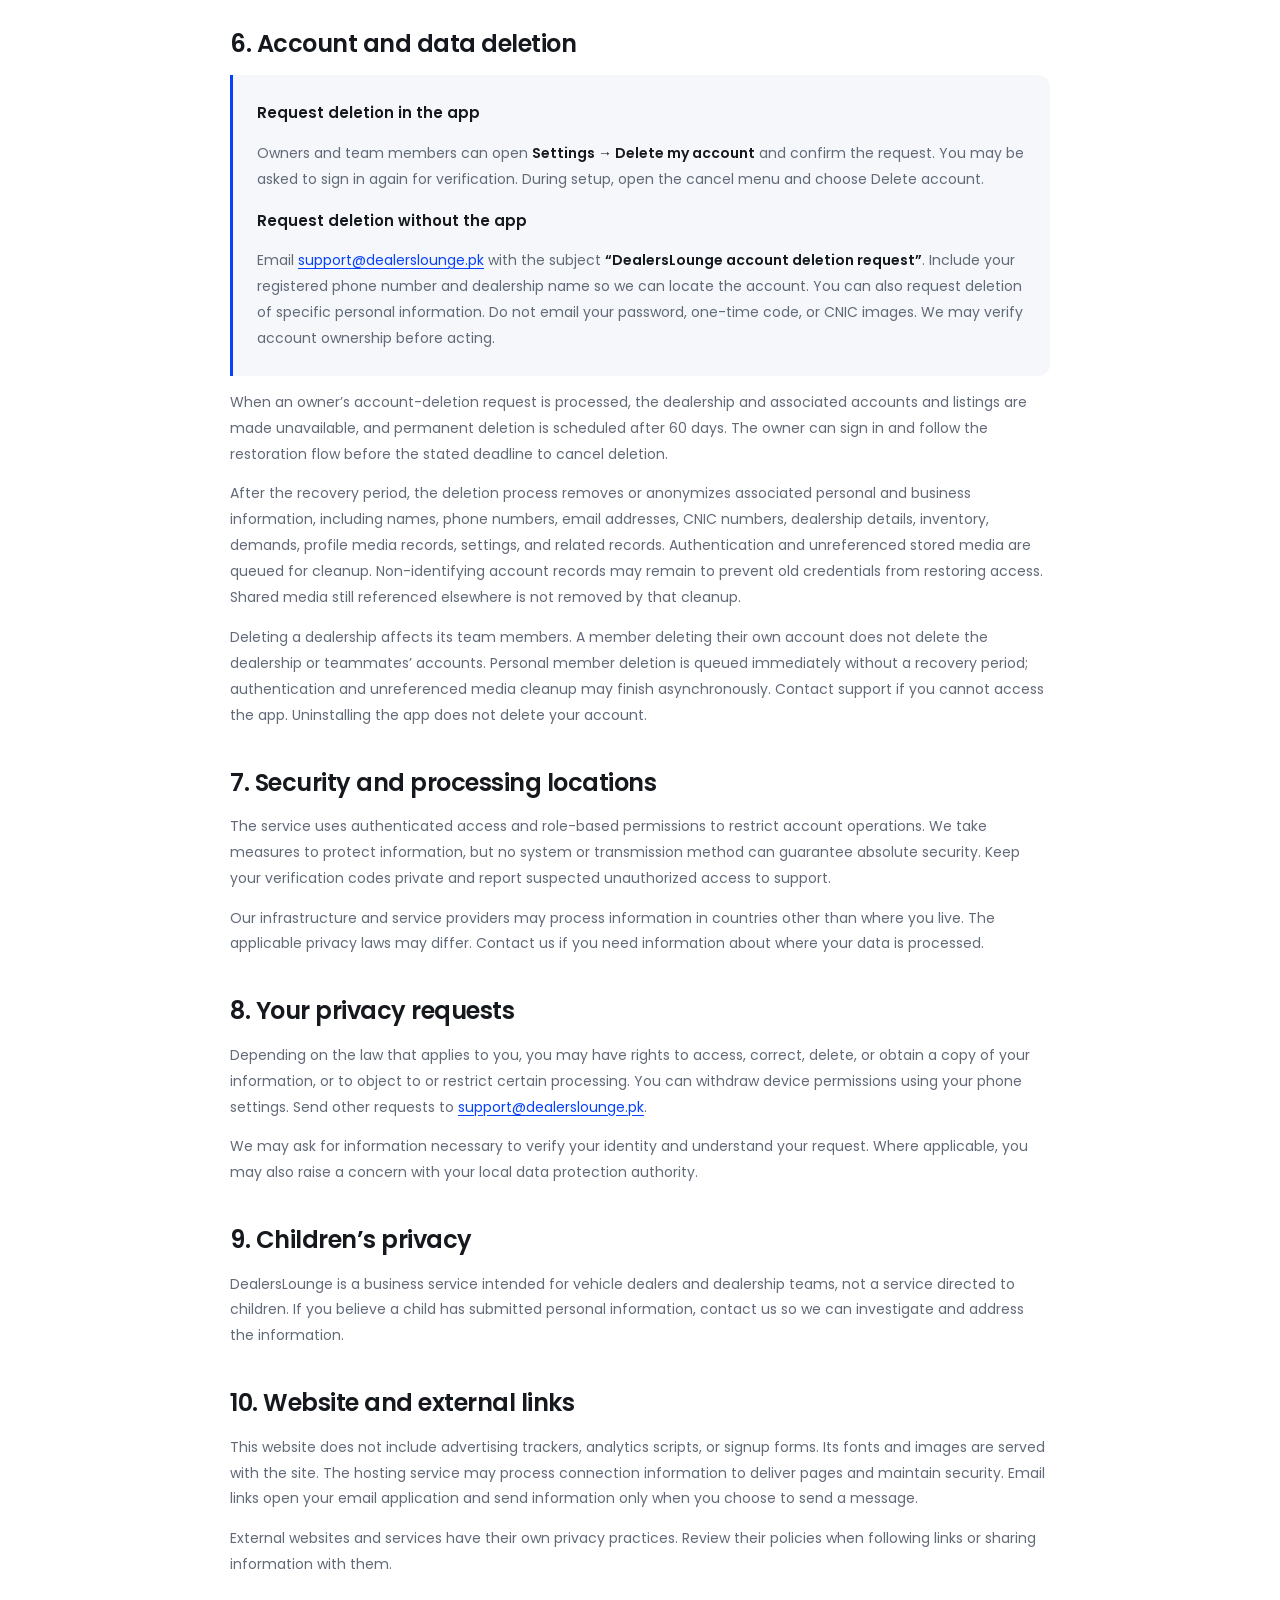
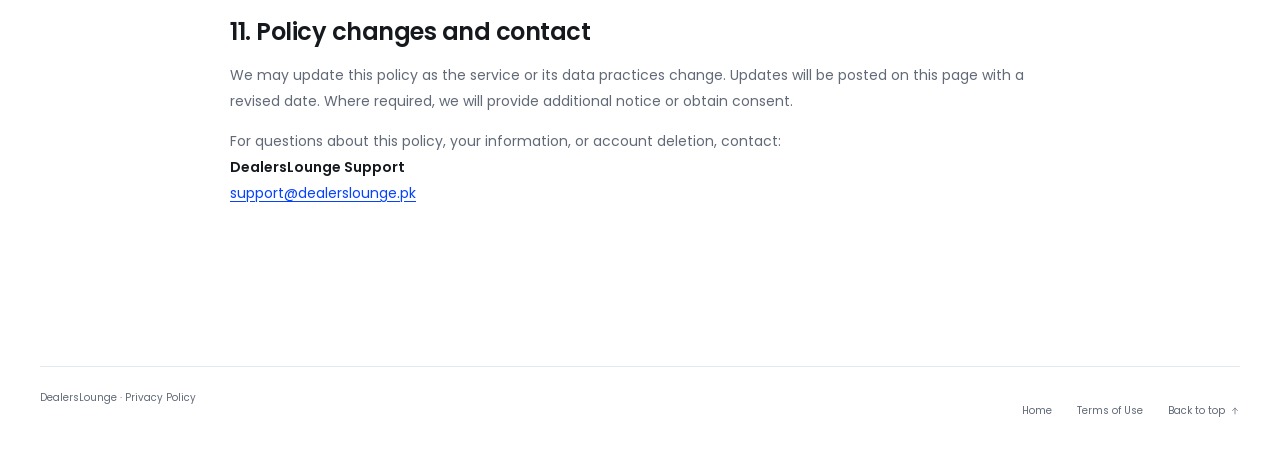
<file: privacy/index.html>
<!doctype html>
<html lang="en">

<head>
    <meta charset="utf-8">
    <meta name="viewport" content="width=device-width, initial-scale=1">
    <meta name="description"
        content="DealersLounge Privacy Policy: information we collect, how we use and share it, permissions, retention, and account deletion.">
    <meta name="theme-color" content="#0642FB">
    <title>Privacy Policy — DealersLounge</title>
    <link rel="icon" href="../assets/images/portal-favicon.svg?v=2" type="image/svg+xml">
    <link rel="stylesheet" href="../assets/css/styles.css">
<link rel="stylesheet" href="../assets/css/brand-hover.css">
<link rel="stylesheet" href="../assets/css/responsive.css">
</head>

<body>
    <a class="skip" href="#main">Skip to content</a>
    <header class="site-header">
        <div class="container nav"><a class="brand brand-reveal" href="../" aria-label="DealersLounge home"><span class="brand-symbol-mask"><svg class="brand-symbol" viewBox="0 0 81 81" aria-hidden="true" focusable="false"><path data-part="left" d="M3.75897 63.0194L0 56.5106L25.4298 41.8279C26.0353 41.4748 26.1362 40.9197 26.1362 40.617C26.1362 40.3143 26.0353 39.7592 25.4298 39.4061L8.85501 29.8447L12.614 23.3358L29.1888 32.8972C31.9891 34.5118 33.6541 37.3878 33.6541 40.617C33.6541 43.8462 31.9891 46.7222 29.1888 48.3368L3.75897 63.0194Z" fill="currentColor"/><path data-part="right" d="M68.3676 57.9234L51.7929 48.362C48.9926 46.7474 47.3275 43.8714 47.3275 40.6422C47.3275 37.413 48.9926 34.537 51.7929 32.9225L77.2227 18.2398L80.9816 24.7486L55.5518 39.4313C54.9464 39.7845 54.8454 40.3395 54.8454 40.6422C54.8454 40.9449 54.9464 41.5 55.5518 41.8531L72.1266 51.4146L68.3676 57.9234Z" fill="currentColor"/><path data-part="top" d="M40.3899 33.6541C37.1607 33.6541 34.2848 31.9891 32.6702 29.1888L17.9875 3.75897L24.4963 0L39.179 25.4298C39.5322 26.0353 40.0872 26.1362 40.3899 26.1362C40.6927 26.1362 41.2477 26.0353 41.6009 25.4298L51.1623 8.85501L57.6711 12.614L48.1097 29.1888C46.4951 31.9891 43.6191 33.6541 40.3899 33.6541Z" fill="currentColor"/><path data-part="bottom" d="M56.2332 81.007L41.5505 55.5772C41.1973 54.9718 40.6423 54.8708 40.3395 54.8708C40.0368 54.8708 39.4818 54.9718 39.1286 55.5772L29.5672 72.152L23.0584 68.393L32.6198 51.8183C34.2344 49.018 37.1104 47.3529 40.3395 47.3529C43.5687 47.3529 46.4447 49.018 48.0593 51.8183L62.742 77.248L56.2332 81.007Z" fill="currentColor"/></svg></span><span class="brand-name-clip" aria-hidden="true"><svg class="brand-name" viewBox="67 0 133 69" aria-hidden="true" focusable="false"><image href="../assets/images/logo.svg" width="200" height="69" /></svg></span></a><a class="text-link"
                href="../"><svg class="icon" width="24" height="24" aria-hidden="true" focusable="false"><use href="../assets/images/icons.svg#arrow-left"></use></svg> Back to home</a></div>
    </header>
    <main tabindex="-1" id="main" class="container legal-main">
        <p class="eyebrow">DEALERSLOUNGE · PRIVACY</p>
        <h1>Privacy Policy</h1>
        <p class="policy-date">Last updated: <time datetime="2026-10-09">9 October 2026</time></p>
        <p>This Privacy Policy explains how DealersLounge (“we,” “us,” or “our”) handles information when you use the
            DealersLounge mobile app, website, and related services. DealersLounge helps vehicle dealers manage
            inventory, post buyer demands, discover matches, and connect with other dealerships.</p>
        <p>For privacy questions or requests, contact <a
                href="mailto:support@dealerslounge.pk">support@dealerslounge.pk</a>.</p>
        <nav class="policy-contents" aria-label="Privacy policy contents"><strong>In this policy</strong>
            <ol>
                <li><a href="#collection">Information we collect</a></li>
                <li><a href="#use">How we use information</a></li>
                <li><a href="#sharing">Sharing and service providers</a></li>
                <li><a href="#permissions">Permissions and your choices</a></li>
                <li><a href="#retention">Retention</a></li>
                <li><a href="#delete-account">Account and data deletion</a></li>
                <li><a href="#security">Security and processing locations</a></li>
                <li><a href="#rights">Your privacy requests</a></li>
                <li><a href="#children">Children’s privacy</a></li>
                <li><a href="#website">Website and external links</a></li>
                <li><a href="#changes">Policy changes and contact</a></li>
            </ol>
        </nav>
        <section id="collection">
            <h2>1. Information we collect</h2>
            <p>The information we process depends on your role and the features you use.</p>
            <ul>
                <li><strong>Account and contact information:</strong> your name, phone number, email address where
                    provided, account identifiers, authentication records, and account status. Phone verification uses
                    one-time codes.</li>
                <li><strong>Identity and business verification:</strong> CNIC number, front and back CNIC images where
                    submitted, business name, business type, business number, business card, and photos of your
                    premises. We use these details to support dealership onboarding, identity review, and account
                    approval.</li>
                <li><strong>Dealership profile:</strong> business contact details, logo, cover photo, premises photos,
                    address, and business location.</li>
                <li><strong>Location:</strong> the address, city, area, country, and map coordinates you select for your
                    business, inventory, or demands. With device permission, the app can obtain your current location to
                    help select your business location. Location searches and selected places are processed through
                    Google Maps and Places.</li>
                <li><strong>Listings and activity:</strong> vehicle details, photos, prices, buyer requirements, saved
                    preferences, inventory and demand records, matches, dealership ratings and reviews, and related
                    activity.</li>
                <li><strong>Team information:</strong> member names and phone numbers, invitations, roles, permissions,
                    and dealership associations provided by you or your dealership administrator.</li>
                <li><strong>Device and service information:</strong> notification tokens, device platform, notification
                    permission and preference settings, authentication identifiers, and service request and error
                    records. Servers and service providers may process IP addresses and other connection information to
                    deliver and secure the service.</li>
                <li><strong>Support communications:</strong> the contact information and content you provide when
                    contacting us.</li>
            </ul>
            <p>Please provide other people’s information only when you are authorized to do so. Do not include identity
                documents or unrelated personal information in vehicle listings or public dealership content.</p>
        </section>
        <section id="use">
            <h2>2. How we use information</h2>
            <ul>
                <li>Create, authenticate, verify, and manage accounts and dealership profiles.</li>
                <li>Store and display inventory and demands, identify relevant matches, and enable dealership contact.
                </li>
                <li>Manage team access, invitations, permissions, preferences, and notifications.</li>
                <li>Process dealership reviews and provide support.</li>
                <li>Diagnose failures, maintain service security, prevent misuse, and enforce account access
                    restrictions.</li>
                <li>Process account recovery, deletion, and other privacy requests, and meet applicable legal
                    obligations.</li>
            </ul>
            <p>Notification preferences control optional app alerts. Authentication and account-related processing are
                needed to provide access to the service.</p>
        </section>
        <section id="sharing">
            <h2>3. Sharing and service providers</h2>
            <p><strong>Other dealers and your team.</strong> Dealership profiles, business contact details, locations,
                inventory, demands, and reviews are made available through the app’s dealership, listing, and matching
                features. Team access depends on assigned permissions. If you share a listing or match using your
                phone’s sharing features, the content goes to the recipients or services you choose. CNIC documents are
                collected for verification, not for publication as dealership listings.</p>
            <p><strong>Service providers.</strong> We use providers to operate the app and process information needed
                for their services:</p>
            <ul>
                <li><strong>Google Firebase:</strong> authentication, uploaded image storage, and push messaging,
                    including account identifiers, uploaded files, and notification tokens as applicable. See <a
                        href="https://firebase.google.com/support/privacy">Firebase Privacy and Security</a>.</li>
                <li><strong>Google Maps and Places:</strong> map display, address search, place details, and location
                    selection. See <a href="https://policies.google.com/privacy">Google’s Privacy Policy</a>.</li>
                <li><strong>SMS delivery providers:</strong> phone numbers and verification messages needed to deliver
                    one-time codes. The service integrates with FastSMSAlerts for SMS delivery.</li>
                <li><strong>Hosting and infrastructure providers:</strong> database, server, network, and operational
                    processing needed to store records and serve the app.</li>
                <li><strong>Apple and Google notification infrastructure:</strong> delivery of notifications to your
                    device.</li>
            </ul>
            <p><strong>Legal and security needs.</strong> Information may be disclosed when necessary to comply with
                applicable law or valid legal process, investigate misuse, or protect the rights and safety of users and
                the service.</p>
        </section>
        <section id="permissions">
            <h2>4. Permissions and your choices</h2>
            <ul>
                <li><strong>Location:</strong> control device location permission in your phone settings. You can use
                    the app’s location search and map selection to choose a business location.</li>
                <li><strong>Photos and camera:</strong> image selection or capture is used for documents, profiles,
                    premises, and vehicles you choose to upload. Control available camera and photo permissions in your
                    phone settings.</li>
                <li><strong>Notifications:</strong> change notification preferences in DealersLounge Settings or disable
                    permission in your phone settings. A notification token and your permission status may be processed
                    to manage delivery even when notification display is disabled.</li>
                <li><strong>Profile and content:</strong> use available editing and removal controls to update your
                    details, inventory, and demands. Contact support when a field cannot be changed in the app.</li>
            </ul>
            <p>Revoking a device permission prevents future access governed by that permission; it does not
                automatically remove information already submitted. Contact us or use account deletion to request
                removal.</p>
        </section>
        <section id="retention">
            <h2>5. Retention</h2>
            <p>We retain account, dealership, verification, and listing information while it is needed to operate your
                account and provide the service. Owner account deletion includes a <strong>60-day recovery
                    period</strong>, described below. Application log files are configured to rotate with a 14-day
                retention window; infrastructure providers may maintain separate operational records.</p>
            <p>Deletion of active records does not necessarily remove independent copies you shared with other users,
                files still referenced by another record, or provider backups at the same instant. Limited information
                may need to remain for applicable legal obligations, security, or dispute resolution. Contact us for
                information about retention that applies to a particular record or request.</p>
        </section>
        <section id="delete-account">
            <h2>6. Account and data deletion</h2>
            <div class="policy-callout">
                <h3>Request deletion in the app</h3>
                <p>Owners and team members can open <strong>Settings → Delete my account</strong> and confirm the request. You
                    may be asked to sign in again for verification. During setup, open the cancel menu and choose Delete account.</p>
                <h3>Request deletion without the app</h3>
                <p>Email <a
                        href="mailto:support@dealerslounge.pk?subject=DealersLounge%20account%20deletion%20request">support@dealerslounge.pk</a>
                    with the subject <strong>“DealersLounge account deletion request”</strong>. Include your registered
                    phone number and dealership name so we can locate the account. You can also request deletion of
                    specific personal information. Do not email your password, one-time code, or CNIC images. We may
                    verify account ownership before acting.</p>
            </div>
            <p>When an owner’s account-deletion request is processed, the dealership and associated accounts and
                listings are made unavailable, and permanent deletion is scheduled after 60 days. The owner can sign in
                and follow the restoration flow before the stated deadline to cancel deletion.</p>
            <p>After the recovery period, the deletion process removes or anonymizes associated personal and business
                information, including names, phone numbers, email addresses, CNIC numbers, dealership details,
                inventory, demands, profile media records, settings, and related records. Authentication and
                unreferenced stored media are queued for cleanup. Non-identifying account records may remain to prevent
                old credentials from restoring access. Shared media still referenced elsewhere is not removed by that
                cleanup.</p>
            <p>Deleting a dealership affects its team members. A member deleting their own account does not delete the dealership or teammates’ accounts. Personal member deletion is queued immediately without a recovery period; authentication and unreferenced media cleanup may finish asynchronously. Contact support if you cannot access the app. Uninstalling the app does not delete your account.</p>
        </section>
        <section id="security">
            <h2>7. Security and processing locations</h2>
            <p>The service uses authenticated access and role-based permissions to restrict account operations. We take
                measures to protect information, but no system or transmission method can guarantee absolute security.
                Keep your verification codes private and report suspected unauthorized access to support.</p>
            <p>Our infrastructure and service providers may process information in countries other than where you live.
                The applicable privacy laws may differ. Contact us if you need information about where your data is
                processed.</p>
        </section>
        <section id="rights">
            <h2>8. Your privacy requests</h2>
            <p>Depending on the law that applies to you, you may have rights to access, correct, delete, or obtain a
                copy of your information, or to object to or restrict certain processing. You can withdraw device
                permissions using your phone settings. Send other requests to <a
                    href="mailto:support@dealerslounge.pk?subject=DealersLounge%20privacy%20request">support@dealerslounge.pk</a>.
            </p>
            <p>We may ask for information necessary to verify your identity and understand your request. Where
                applicable, you may also raise a concern with your local data protection authority.</p>
        </section>
        <section id="children">
            <h2>9. Children’s privacy</h2>
            <p>DealersLounge is a business service intended for vehicle dealers and dealership teams, not a service
                directed to children. If you believe a child has submitted personal information, contact us so we can
                investigate and address the information.</p>
        </section>
        <section id="website">
            <h2>10. Website and external links</h2>
            <p>This website does not include advertising trackers, analytics scripts, or signup forms. Its fonts and
                images are served with the site. The hosting service may process connection information to deliver pages
                and maintain security. Email links open your email application and send information only when you choose
                to send a message.</p>
            <p>External websites and services have their own privacy practices. Review their policies when following
                links or sharing information with them.</p>
        </section>
        <section id="changes">
            <h2>11. Policy changes and contact</h2>
            <p>We may update this policy as the service or its data practices change. Updates will be posted on this
                page with a revised date. Where required, we will provide additional notice or obtain consent.</p>
            <p>For questions about this policy, your information, or account deletion, contact:<br><strong>DealersLounge
                    Support</strong><br><a href="mailto:support@dealerslounge.pk">support@dealerslounge.pk</a></p>
        </section>
    </main>
    <footer class="container">
        <div class="footer-bottom"><span>DealersLounge · Privacy Policy</span>
            <div><a href="../">Home</a><a href="../terms/">Terms of Use</a><a href="#main">Back to top <svg class="icon" width="24" height="24" aria-hidden="true" focusable="false"><use href="../assets/images/icons.svg#arrow-up"></use></svg></a></div>
        </div>
    </footer>
<script src="../assets/js/brand-hover.js"></script>
</body>

</html>
</file>
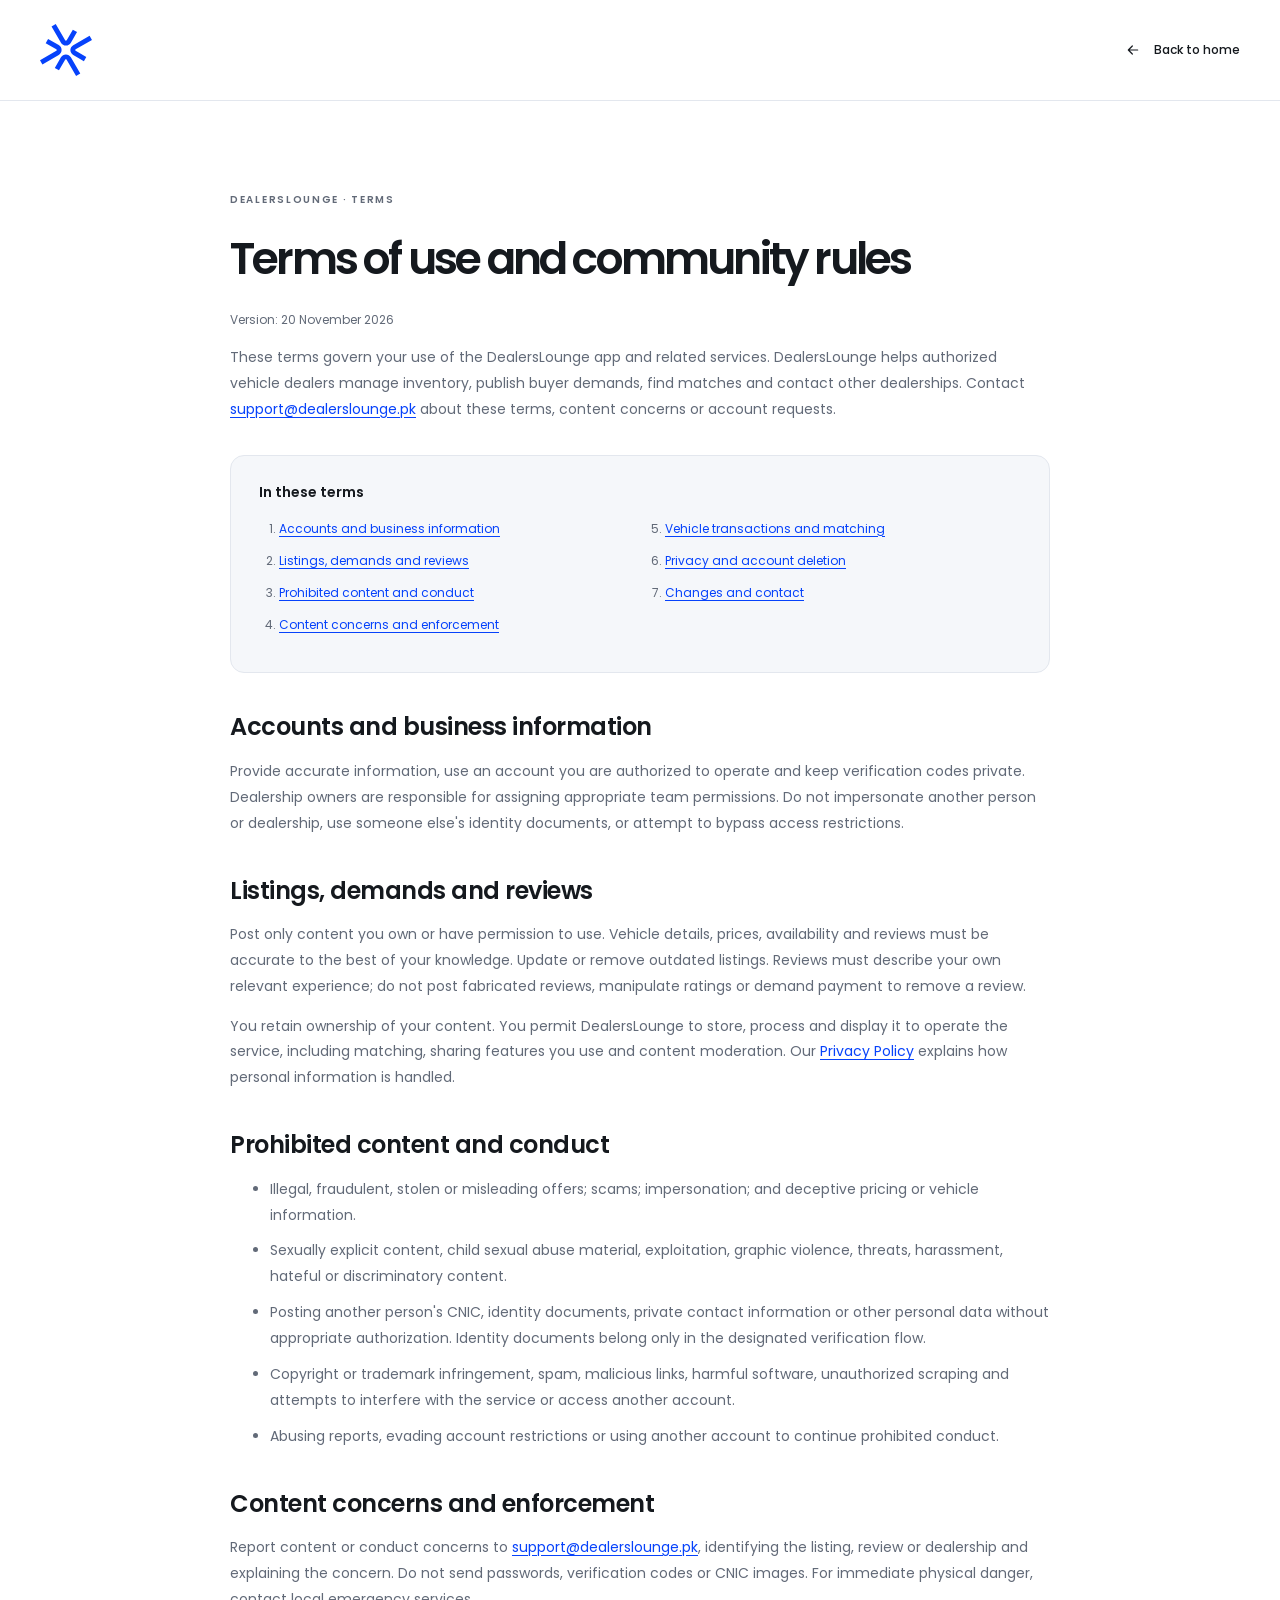
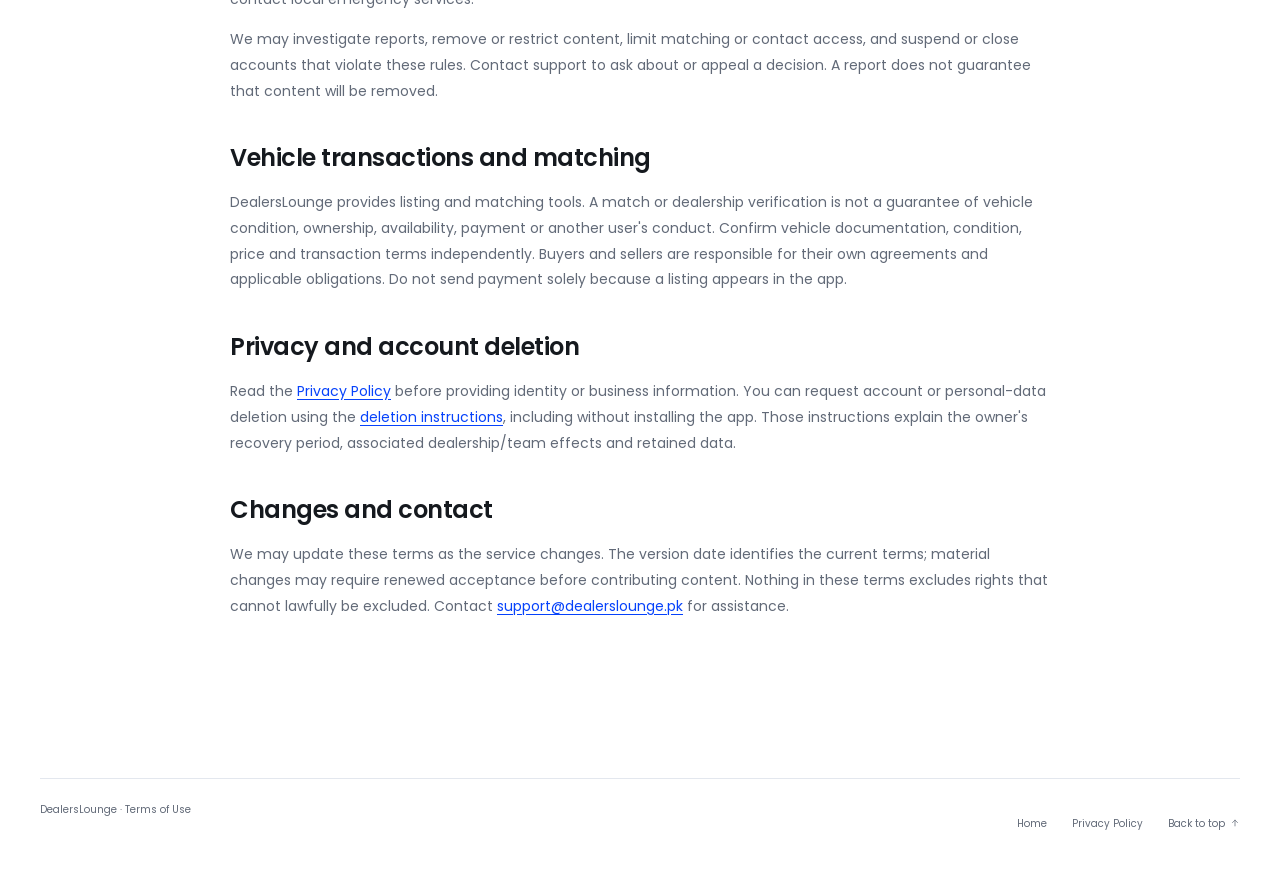
<file: terms/index.html>
<!doctype html>
<html lang="en">

<head>
    <meta charset="utf-8">
    <meta name="viewport" content="width=device-width, initial-scale=1">
    <meta name="description"
        content="DealersLounge terms of use, content rules, account responsibilities and reporting information.">
    <meta name="theme-color" content="#0642FB">
    <title>Terms of Use — DealersLounge</title>
    <link rel="icon" href="../assets/images/portal-favicon.svg?v=2" type="image/svg+xml">
    <link rel="stylesheet" href="../assets/css/styles.css">
<link rel="stylesheet" href="../assets/css/brand-hover.css">
<link rel="stylesheet" href="../assets/css/responsive.css">
</head>

<body>
    <a class="skip" href="#main">Skip to content</a>
    <header class="site-header">
        <div class="container nav"><a class="brand brand-reveal" href="../" aria-label="DealersLounge home"><span class="brand-symbol-mask"><svg class="brand-symbol" viewBox="0 0 81 81" aria-hidden="true" focusable="false"><path data-part="left" d="M3.75897 63.0194L0 56.5106L25.4298 41.8279C26.0353 41.4748 26.1362 40.9197 26.1362 40.617C26.1362 40.3143 26.0353 39.7592 25.4298 39.4061L8.85501 29.8447L12.614 23.3358L29.1888 32.8972C31.9891 34.5118 33.6541 37.3878 33.6541 40.617C33.6541 43.8462 31.9891 46.7222 29.1888 48.3368L3.75897 63.0194Z" fill="currentColor"/><path data-part="right" d="M68.3676 57.9234L51.7929 48.362C48.9926 46.7474 47.3275 43.8714 47.3275 40.6422C47.3275 37.413 48.9926 34.537 51.7929 32.9225L77.2227 18.2398L80.9816 24.7486L55.5518 39.4313C54.9464 39.7845 54.8454 40.3395 54.8454 40.6422C54.8454 40.9449 54.9464 41.5 55.5518 41.8531L72.1266 51.4146L68.3676 57.9234Z" fill="currentColor"/><path data-part="top" d="M40.3899 33.6541C37.1607 33.6541 34.2848 31.9891 32.6702 29.1888L17.9875 3.75897L24.4963 0L39.179 25.4298C39.5322 26.0353 40.0872 26.1362 40.3899 26.1362C40.6927 26.1362 41.2477 26.0353 41.6009 25.4298L51.1623 8.85501L57.6711 12.614L48.1097 29.1888C46.4951 31.9891 43.6191 33.6541 40.3899 33.6541Z" fill="currentColor"/><path data-part="bottom" d="M56.2332 81.007L41.5505 55.5772C41.1973 54.9718 40.6423 54.8708 40.3395 54.8708C40.0368 54.8708 39.4818 54.9718 39.1286 55.5772L29.5672 72.152L23.0584 68.393L32.6198 51.8183C34.2344 49.018 37.1104 47.3529 40.3395 47.3529C43.5687 47.3529 46.4447 49.018 48.0593 51.8183L62.742 77.248L56.2332 81.007Z" fill="currentColor"/></svg></span><span class="brand-name-clip" aria-hidden="true"><svg class="brand-name" viewBox="67 0 133 69" aria-hidden="true" focusable="false"><image href="../assets/images/logo.svg" width="200" height="69" /></svg></span></a><a class="text-link"
                href="../"><svg class="icon" width="24" height="24" aria-hidden="true" focusable="false"><use href="../assets/images/icons.svg#arrow-left"></use></svg> Back to home</a></div>
    </header>
    <main tabindex="-1" id="main" class="container legal-main">
        <p class="eyebrow">DEALERSLOUNGE · TERMS</p>
        <h1>Terms of use and community rules</h1>
        <p class="policy-date">Version: <time datetime="2026-11-20">20 November 2026</time></p>
        <p>These terms govern your use of the DealersLounge app and related services. DealersLounge helps authorized vehicle dealers manage inventory, publish buyer demands, find matches and contact other dealerships. Contact <a href="mailto:support@dealerslounge.pk">support@dealerslounge.pk</a> about these terms, content concerns or account requests.</p>
        <nav class="policy-contents" aria-label="Terms of use contents"><strong>In these terms</strong>
            <ol>
                <li><a href="#accounts">Accounts and business information</a></li>
                <li><a href="#content">Listings, demands and reviews</a></li>
                <li><a href="#conduct">Prohibited content and conduct</a></li>
                <li><a href="#enforcement">Content concerns and enforcement</a></li>
                <li><a href="#transactions">Vehicle transactions and matching</a></li>
                <li><a href="#privacy">Privacy and account deletion</a></li>
                <li><a href="#changes">Changes and contact</a></li>
            </ol>
        </nav>
        <section id="accounts"><h2>Accounts and business information</h2>
        <p>Provide accurate information, use an account you are authorized to operate and keep verification codes private. Dealership owners are responsible for assigning appropriate team permissions. Do not impersonate another person or dealership, use someone else's identity documents, or attempt to bypass access restrictions.</p></section>
        <section id="content"><h2>Listings, demands and reviews</h2>
        <p>Post only content you own or have permission to use. Vehicle details, prices, availability and reviews must be accurate to the best of your knowledge. Update or remove outdated listings. Reviews must describe your own relevant experience; do not post fabricated reviews, manipulate ratings or demand payment to remove a review.</p>
        <p>You retain ownership of your content. You permit DealersLounge to store, process and display it to operate the service, including matching, sharing features you use and content moderation. Our <a href="../privacy/">Privacy Policy</a> explains how personal information is handled.</p></section>
        <section id="conduct"><h2>Prohibited content and conduct</h2><ul>
        <li>Illegal, fraudulent, stolen or misleading offers; scams; impersonation; and deceptive pricing or vehicle information.</li>
        <li>Sexually explicit content, child sexual abuse material, exploitation, graphic violence, threats, harassment, hateful or discriminatory content.</li>
        <li>Posting another person's CNIC, identity documents, private contact information or other personal data without appropriate authorization. Identity documents belong only in the designated verification flow.</li>
        <li>Copyright or trademark infringement, spam, malicious links, harmful software, unauthorized scraping and attempts to interfere with the service or access another account.</li>
        <li>Abusing reports, evading account restrictions or using another account to continue prohibited conduct.</li>
        </ul></section>
        <section id="enforcement"><h2>Content concerns and enforcement</h2>
        <p>Report content or conduct concerns to <a href="mailto:support@dealerslounge.pk?subject=Content%20report">support@dealerslounge.pk</a>, identifying the listing, review or dealership and explaining the concern. Do not send passwords, verification codes or CNIC images. For immediate physical danger, contact local emergency services.</p>
        <p>We may investigate reports, remove or restrict content, limit matching or contact access, and suspend or close accounts that violate these rules. Contact support to ask about or appeal a decision. A report does not guarantee that content will be removed.</p></section>
        <section id="transactions"><h2>Vehicle transactions and matching</h2>
        <p>DealersLounge provides listing and matching tools. A match or dealership verification is not a guarantee of vehicle condition, ownership, availability, payment or another user's conduct. Confirm vehicle documentation, condition, price and transaction terms independently. Buyers and sellers are responsible for their own agreements and applicable obligations. Do not send payment solely because a listing appears in the app.</p></section>
        <section id="privacy"><h2>Privacy and account deletion</h2>
        <p>Read the <a href="../privacy/">Privacy Policy</a> before providing identity or business information. You can request account or personal-data deletion using the <a href="../privacy/#delete-account">deletion instructions</a>, including without installing the app. Those instructions explain the owner's recovery period, associated dealership/team effects and retained data.</p></section>
        <section id="changes"><h2>Changes and contact</h2>
        <p>We may update these terms as the service changes. The version date identifies the current terms; material changes may require renewed acceptance before contributing content. Nothing in these terms excludes rights that cannot lawfully be excluded. Contact <a href="mailto:support@dealerslounge.pk">support@dealerslounge.pk</a> for assistance.</p></section>
    </main>
    <footer class="container">
        <div class="footer-bottom"><span>DealersLounge · Terms of Use</span>
            <div><a href="../">Home</a><a href="../privacy/">Privacy Policy</a><a href="#main">Back to top <svg class="icon" width="24" height="24" aria-hidden="true" focusable="false"><use href="../assets/images/icons.svg#arrow-up"></use></svg></a></div>
        </div>
    </footer>
<script src="../assets/js/brand-hover.js"></script>
</body>

</html>
</file>
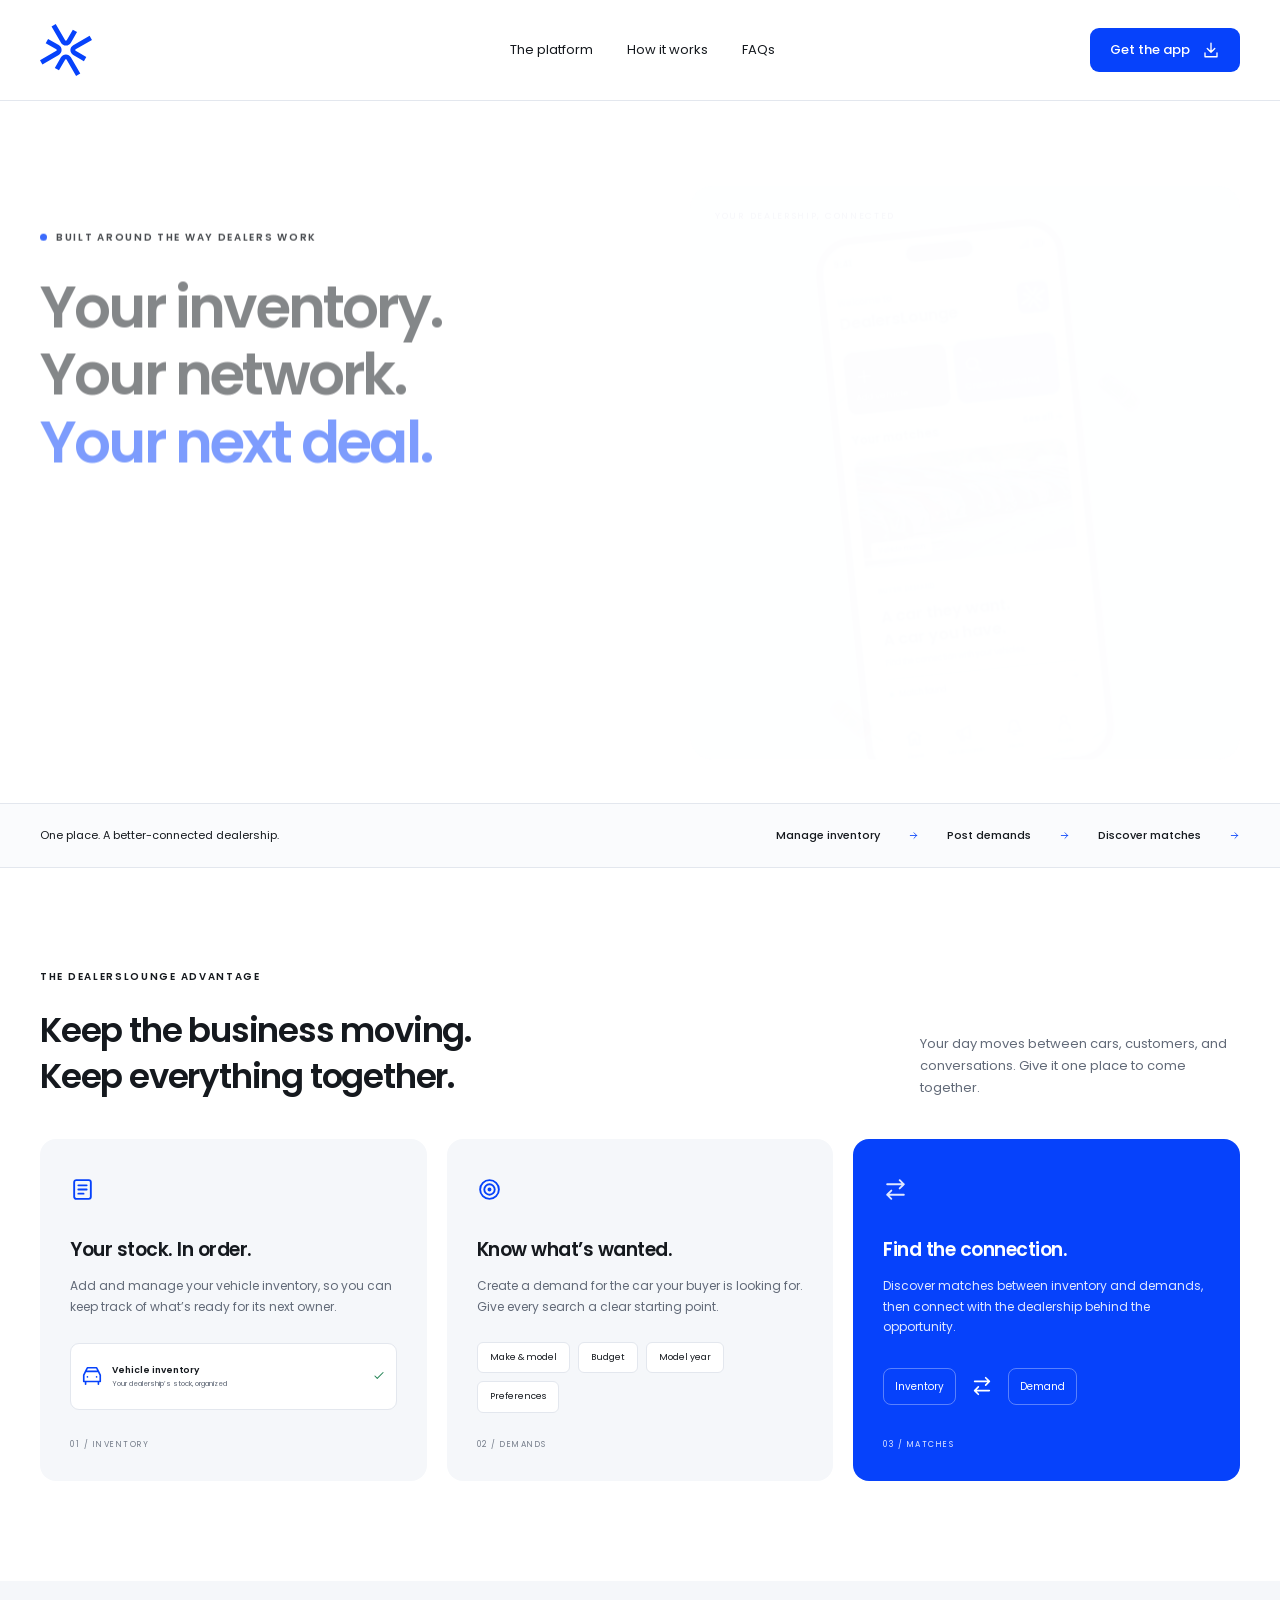
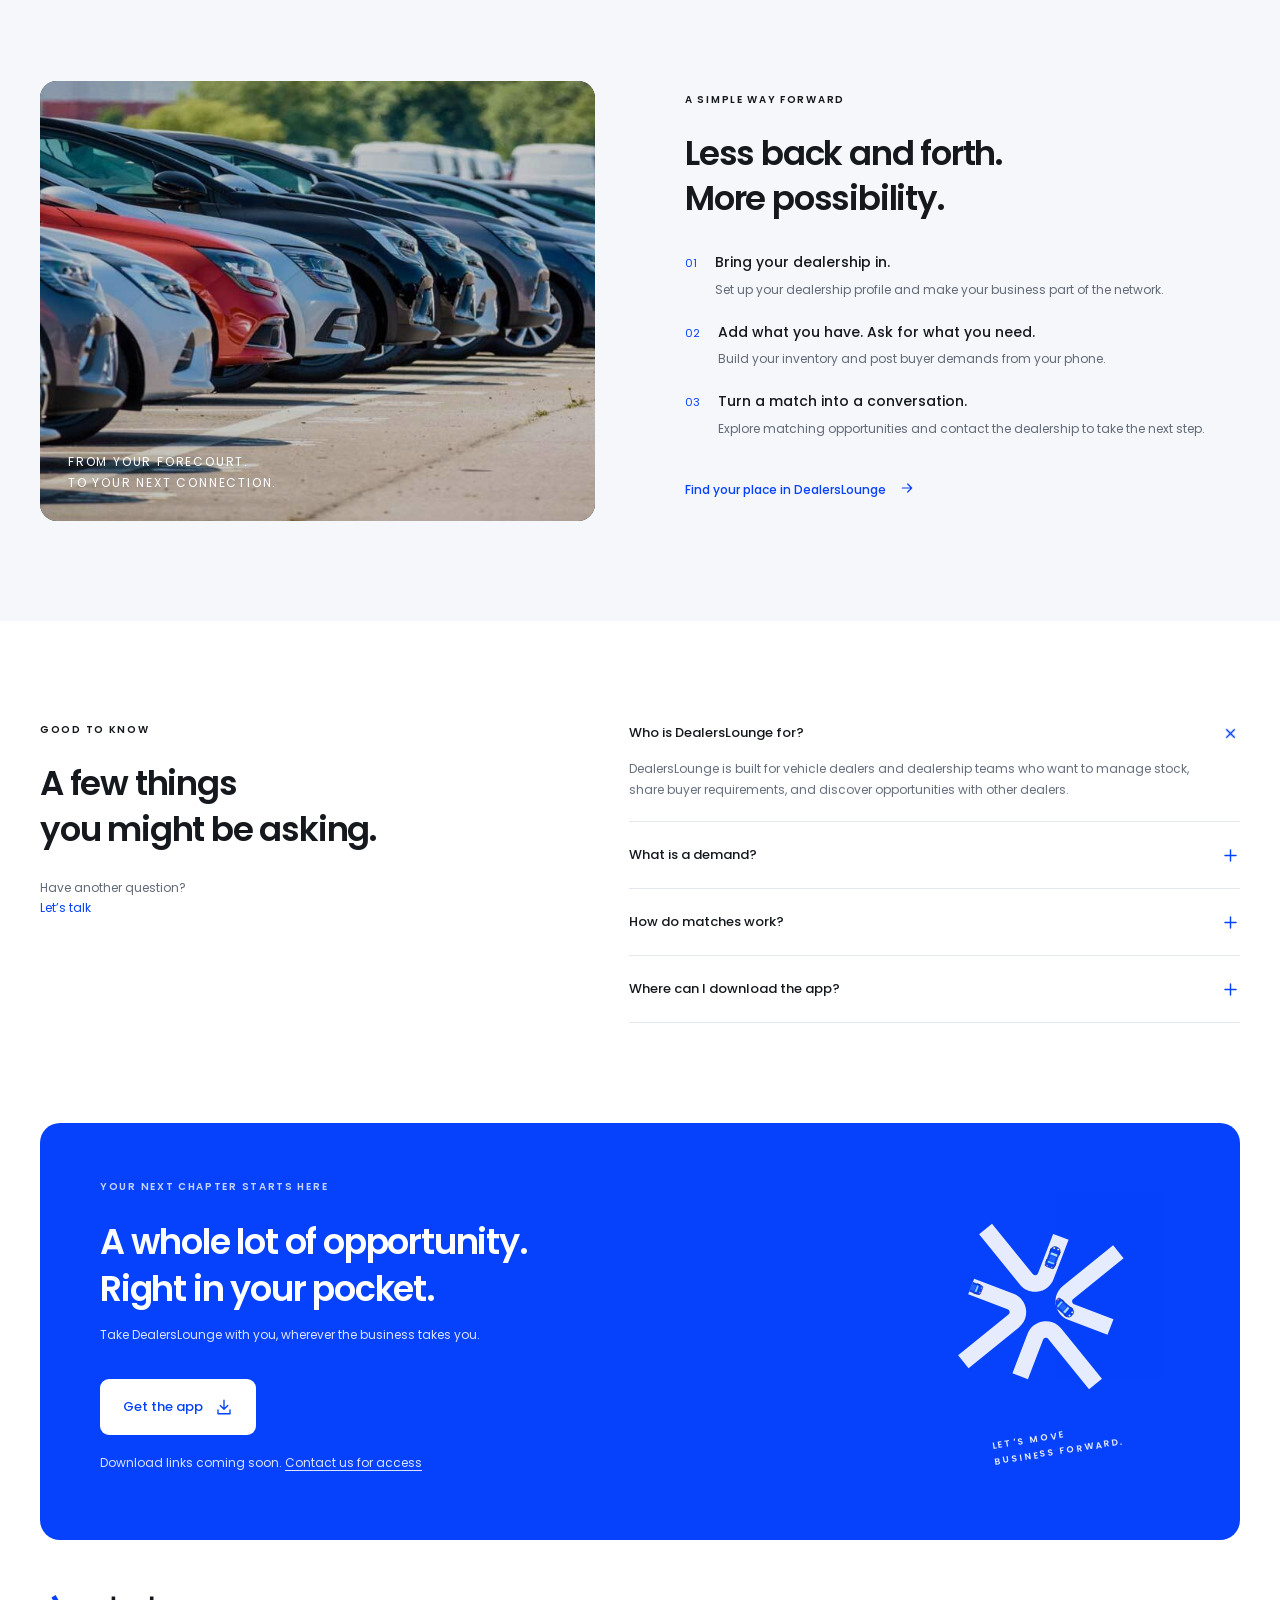
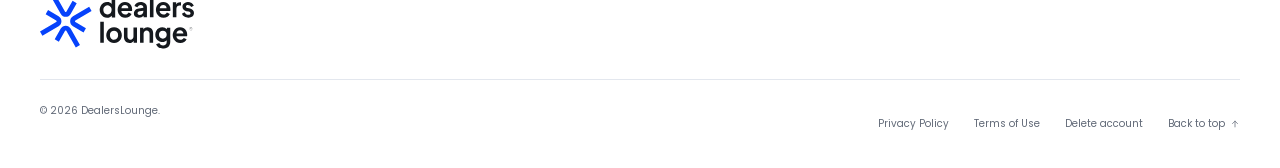
<file: explore.html>
<!doctype html>
<html lang="en"><head><meta charset="utf-8"><meta name="viewport" content="width=device-width, initial-scale=1"><meta http-equiv="refresh" content="0; url=./"><title>DealersLounge</title><link rel="canonical" href="./"></head><body><p>The DealersLounge homepage has moved. <a href="./">Visit the homepage</a>.</p></body></html>
</file>
<file: assets/css/styles.css>
@font-face {
  font-family: Poppins;
  src: url('../fonts/Poppins-Regular.ttf') format('truetype');
  font-weight: 400;
  font-display: swap
}

@font-face {
  font-family: Poppins;
  src: url('../fonts/Poppins-Medium.ttf') format('truetype');
  font-weight: 500;
  font-display: swap
}

@font-face {
  font-family: Poppins;
  src: url('../fonts/Poppins-SemiBold.ttf') format('truetype');
  font-weight: 600 900;
  font-display: swap
}

:root {
  --blue: #0642fb;
  --ink: #15191e;
  --muted: #626a78;
  --light: #f5f7fa;
  --border: #e3e7ee
}

* {
  box-sizing: border-box
}

html {
  scroll-behavior: smooth;
  scroll-padding-top: 100px
}

body {
  margin: 0;
  font-family: Poppins, sans-serif;
  color: var(--ink);
  font-size: 14px;
  line-height: 1.7
}

a {
  color: inherit;
  text-decoration: none
}

button,
a,
summary {
  -webkit-tap-highlight-color: transparent
}

a:focus-visible,
button:focus-visible,
summary:focus-visible {
  outline: 3px solid #3379ff;
  outline-offset: 6px
}

img {
  max-width: 100%;
  display: block
}

.container {
  width: min(1200px, calc(100% - 80px));
  margin: auto
}

.site-header {
  border-bottom: 1px solid var(--border);
  background: #fff
}

.nav {
  height: 100px;
  display: flex;
  align-items: center;
  justify-content: space-between
}

.brand img {
  width: 154px;
  height: auto
}

.nav nav {
  display: flex;
  gap: 34px;
  font-size: 13px
}

.nav nav a:hover,
.text-link:hover {
  color: var(--blue)
}

.button {
  display: inline-flex;
  gap: 12px;
  align-items: center;
  justify-content: center;
  background: var(--blue);
  color: white;
  border-radius: 9px;
  padding: 17px 23px;
  font-weight: 500;
  font-size: 13px;
  position: relative;
  transition: background .25s, transform .35s, box-shadow .35s
}

.button:hover {
  background: #0034d6;
  transform: translateY(-1px)
}

.button span {
  font-size: 20px
}

.button.small {
  padding: 10px 20px
}

.hero {
  display: grid;
  grid-template-columns: 1.1fr 1fr;
  align-items: center;
  gap: 45px;
  padding-top: 64px;
  padding-bottom: 64px
}

.eyebrow {
  font-size: 10px;
  letter-spacing: 1.7px;
  font-weight: 600;
  display: flex;
  align-items: center;
  gap: 9px;
  margin: 0 0 23px
}

.status-dot {
  background: var(--blue);
  width: 7px;
  height: 7px;
  border-radius: 50%
}

h1 {
  font-size: clamp(42px, 4.5vw, 63px);
  line-height: 1.17;
  letter-spacing: -2.8px;
  font-weight: 600;
  margin: 0 0 25px
}

h1>span {
  color: var(--blue)
}

.lead {
  font-size: 15px;
  line-height: 1.9;
  color: var(--muted);
  max-width: 435px
}

.hero-actions {
  display: flex;
  align-items: center;
  gap: 24px;
  margin: 31px 0 25px
}

.text-link {
  font-size: 12px;
  font-weight: 500;
  display: inline-flex;
  gap: 13px;
  align-items: center
}

.hero-note {
  font-size: 10px;
  color: var(--muted);
  display: flex;
  gap: 9px;
  align-items: center
}

.mini-icon {
  border: 1px solid var(--border);
  border-radius: 50%;
  width: 20px;
  height: 20px;
  text-align: center;
  color: var(--blue)
}

.hero-visual {
  position: relative;
  border-radius: 22px;
  background: #edf2ff;
  height: 574px;
  perspective: 1000px;
  overflow: hidden;
  display: flex;
  align-items: center;
  justify-content: center
}

.visual-heading {
  position: absolute;
  top: 23px;
  left: 25px;
  right: 25px;
  z-index: 0;
  display: flex;
  justify-content: space-between;
  font-size: 9px;
  letter-spacing: 1.7px;
  color: #50639c
}


.orbit {
  position: absolute;
  width: 520px;
  height: 520px;
  border: 1px solid #d9e2fd;
  border-radius: 50%;
  left: 35px;
  top: 110px
}

.orbit-two {
  width: 370px;
  height: 370px;
  left: 110px;
  top: 185px
}

.phone {
  width: 258px;
  background: var(--light);
  border: 7px solid #20242c;
  border-radius: 38px;
  position: relative;
  transform: rotate(var(--phone-angle, -6deg)) rotateX(var(--pointer-x, 0deg)) rotateY(var(--pointer-y, 0deg));
  transition: transform .45s cubic-bezier(.2, .7, .2, 1);
  box-shadow: 18px 24px 45px #14255720;
  padding: 13px 12px 8px;
  margin-top: 12px
}

.phone-top {
  display: flex;
  align-items: center;
  justify-content: space-between;
  font-size: 9px;
  font-weight: 600;
  margin-bottom: 24px
}

.island {
  height: 17px;
  width: 69px;
  background: #20242c;
  border-radius: 20px;
  position: absolute;
  top: 8px;
  left: 88px
}

.app-header {
  display: flex;
  justify-content: space-between;
  align-items: center
}

.app-header small {
  display: block;
  font-size: 9px;
  color: var(--muted)
}

.app-header strong {
  font-size: 16px
}

.avatar {
  background: #e2eaff;
  color: var(--blue);
  border-radius: 50%;
  font-size: 11px;
  padding: 9px
}

.app-actions {
  display: flex;
  gap: 8px;
  margin: 17px 0
}

.app-actions>div {
  background: var(--ink);
  color: white;
  flex: 1;
  border-radius: 9px;
  padding: 9px;
  font-size: 9px
}

.app-actions>div:last-child {
  background: var(--blue)
}

.app-actions span {
  display: block;
  font-size: 21px;
  line-height: 1.4
}

.app-section-title {
  display: flex;
  justify-content: space-between;
  font-size: 12px;
  font-weight: 600;
  margin: 16px 0 9px
}

.app-section-title span {
  color: var(--blue);
  font-size: 8px
}

.car-card {
  background: white;
  border-radius: 11px;
  overflow: hidden
}

.car-photo {
  position: relative
}

.car-photo img {
  width: 100%;
  height: 113px;
  object-fit: cover
}

.car-photo>span {
  position: absolute;
  bottom: 8px;
  left: 8px;
  background: white;
  padding: 3px 7px;
  border-radius: 4px;
  font-size: 7px
}

.car-info {
  padding: 11px
}

.car-info>small {
  font-size: 7px;
  letter-spacing: 1px;
  color: var(--muted)
}

.car-info h3 {
  font-size: 16px;
  line-height: 1.5;
  margin: 5px 0
}

.car-info p {
  font-size: 8px;
  color: var(--muted);
  margin: 4px 0 10px
}

.match-row {
  border-top: 1px solid var(--border);
  display: flex;
  justify-content: space-between;
  padding-top: 9px;
  font-size: 8px
}

.match-row i {
  display: inline-block;
  width: 5px;
  height: 5px;
  border-radius: 50%;
  background: #45c986;
  margin-right: 4px
}

.match-row b {
  color: var(--blue)
}

.app-bottom {
  display: flex;
  justify-content: space-between;
  padding: 13px 6px 0;
  text-align: center;
  color: #7d8492;
  font-size: 16px
}

.app-bottom small {
  display: block;
  font-size: 6px
}

.app-bottom .selected {
  color: var(--blue)
}

.floating-card {
  position: absolute;
  bottom: 74px;
  right: 16px;
  display: flex;
  gap: 12px;
  align-items: center;
  padding: 15px 18px;
  background: white;
  border: 1px solid #e3e7ee;
  border-radius: 12px;
  box-shadow: 0 12px 32px #263a7020
}

.floating-card strong {
  display: block;
  font-size: 11px
}

.floating-card small {
  display: block;
  font-size: 8px;
  color: var(--muted)
}

.match-icon {
  background: #e9f9f0;
  color: #248451;
  padding: 4px 9px;
  border-radius: 8px;
  font-size: 20px
}

.preview-label {
  position: absolute;
  bottom: 7px;
  font-size: 7px;
  letter-spacing: 1.5px;
  color: #7080a5
}

.value-strip {
  border-block: 1px solid var(--border);
  background: #fafbfd
}

.value-strip>.container {
  display: flex;
  justify-content: space-between;
  align-items: center;
  padding-block: 22px;
  font-size: 11px
}

.value-strip p {
  display: flex;
  gap: 28px;
  margin: 0;
  font-weight: 500
}

.value-strip b {
  color: var(--blue)
}

.section {
  padding-top: 100px;
  padding-bottom: 100px
}

.section-heading {
  display: flex;
  align-items: end;
  justify-content: space-between;
  gap: 50px;
  margin-bottom: 40px
}

h2 {
  font-size: 34px;
  line-height: 1.35;
  letter-spacing: -1.2px;
  margin: 0;
  font-weight: 600
}

.section-heading>p {
  max-width: 320px;
  color: var(--muted);
  font-size: 13px;
  margin: 0
}

.features {
  display: grid;
  grid-template-columns: repeat(3, 1fr);
  gap: 20px
}

.feature {
  background: var(--light);
  padding: 30px;
  border-radius: 16px;
  display: flex;
  flex-direction: column;
  min-height: 340px
}

.feature-icon {
  font-size: 25px;
  color: var(--blue);
  margin-bottom: 22px
}

.feature h3 {
  font-size: 19px;
  letter-spacing: -.5px;
  margin: 0 0 10px
}

.feature p {
  font-size: 12px;
  color: var(--muted);
  margin: 0
}

.inventory-illustration {
  display: flex;
  align-items: center;
  gap: 9px;
  background: #fff;
  padding: 14px 10px;
  border: 1px solid var(--border);
  border-radius: 9px;
  margin: 26px 0
}

.list-icon {
  color: var(--blue);
  font-size: 22px
}

.inventory-illustration strong {
  font-size: 9px;
  display: block
}

.inventory-illustration small {
  font-size: 7px;
  display: block;
  color: var(--muted)
}

.check {
  margin-left: auto;
  color: #238455
}

.feature-index {
  font-size: 8px;
  letter-spacing: 1.5px;
  color: #747c89;
  margin-top: auto
}

.demand-tags {
  display: flex;
  flex-wrap: wrap;
  gap: 8px;
  margin: 25px 0
}

.demand-tags span {
  padding: 7px 12px;
  background: white;
  border: 1px solid var(--border);
  border-radius: 6px;
  font-size: 9px
}

.feature-blue {
  background: var(--blue);
  color: white
}

.feature-blue .feature-icon,
.feature-blue p,
.feature-blue .feature-index {
  color: #e0e8ff
}

.connection {
  display: flex;
  align-items: center;
  gap: 15px;
  margin: 30px 0
}

.connection span {
  font-size: 10px;
  padding: 9px 11px;
  border: 1px solid #ffffff55;
  border-radius: 8px
}

.connection b {
  font-size: 22px
}

.workflow {
  background: var(--light)
}

.workflow-grid {
  display: grid;
  grid-template-columns: 1fr 1fr;
  gap: 90px;
  align-items: center
}

.workflow-photo {
  position: relative;
  border-radius: 17px;
  overflow: hidden;
  height: 440px;
  background: #172129
}

.workflow-photo img {
  width: 100%;
  height: 100%;
  object-fit: cover;
  object-position: 35%;
  filter: brightness(.78)
}

.workflow-photo>div {
  position: absolute;
  inset: auto 28px 28px;
  display: flex;
  align-items: end;
  justify-content: space-between;
  color: white;
  font-size: 12px;
  letter-spacing: 1.8px
}

.workflow-photo b {
  font-size: 40px
}

.workflow-copy ol {
  list-style: none;
  padding: 0;
  margin: 29px 0
}

.workflow-copy li {
  display: flex;
  gap: 18px;
  margin: 20px 0
}

.workflow-copy li>span {
  font-size: 11px;
  color: var(--blue);
  padding-top: 3px
}

.workflow-copy h3 {
  font-size: 14px;
  margin: 0 0 5px;
  font-weight: 500
}

.workflow-copy li p {
  font-size: 12px;
  color: var(--muted);
  margin: 0
}

.workflow-copy>.text-link {
  color: var(--blue)
}

.faq {
  display: grid;
  grid-template-columns: 1fr 1.2fr;
  gap: 80px
}

.faq>div>p:not(.eyebrow) {
  font-size: 12px;
  color: var(--muted);
  margin-top: 25px
}

.faq a {
  color: var(--blue)
}

details {
  border-bottom: 1px solid var(--border);
  padding: 21px 0
}

details:first-child {
  padding-top: 0
}

summary {
  list-style: none;
  cursor: pointer;
  font-size: 13px;
  font-weight: 500;
  display: flex;
  justify-content: space-between;
  gap: 20px
}

summary::-webkit-details-marker {
  display: none
}

details p {
  font-size: 12px;
  color: var(--muted);
  margin: 14px 30px 0 0
}

.download {
  background: var(--blue);
  color: white;
  padding: 55px 60px;
  border-radius: 20px;
  display: flex;
  justify-content: space-between;
  overflow: hidden;
  position: relative
}

.download .eyebrow {
  color: #c4d3ff
}

.download h2 {
  font-size: 35px
}

.download p:not(.eyebrow) {
  font-size: 12px;
  color: #dae3ff
}

.download .download-note {
  font-size: 9px;
  margin-top: 18px
}

.download-note a {
  text-decoration: underline;
  text-underline-offset: 3px
}

.download-art {
  font-size: 210px;
  font-weight: 600;
  letter-spacing: -27px;
  line-height: 1;
  color: #fff;
  align-self: center;
  transform: rotate(-9deg);
  padding: 0 35px 0 20px;
  opacity: .9
}

.download-art > img {
  width: 200px;
  max-width: none;
  height: auto;
}

.download-art>span {
  display: block;
  font-size: 9px;
  letter-spacing: 2px;
  line-height: 1.8;
  margin-top: 22px;
  padding-left: 30px
}

footer {
  padding-top: 55px;
  padding-bottom: 24px
}

.footer-top {
  display: flex;
  align-items: center;
  justify-content: space-between;
  padding-bottom: 30px
}

.footer-top p {
  font-size: 11px;
  color: var(--muted)
}

.footer-top>a:last-child {
  font-size: 12px
}

.footer-bottom {
  border-top: 1px solid var(--border);
  padding-top: 22px;
  display: flex;
  justify-content: space-between;
  font-size: 10px;
  color: var(--muted)
}

.footer-bottom>div {
  display: flex;
  gap: 25px
}

.skip {
  position: fixed;
  top: -80px;
  left: 15px;
  background: white;
  padding: 15px;
  z-index: 10
}

.skip:focus {
  top: 15px
}

.legal-main {
  max-width: 820px;
  line-height: 1.85;
  padding-block: 90px
}

.legal-main h1 {
  font-size: 44px
}

.legal-main p {
  color: var(--muted)
}

@media(min-width:1450px) {
  .hero {
    padding-block: 80px
  }

  .hero-visual {
    height: 600px
  }
}

@media(max-width:1050px) {
  .container {
    width: calc(100% - 48px)
  }

  .hero {
    gap: 25px
  }

  h1 {
    font-size: 47px
  }

  .hero-actions {
    align-items: start;
    flex-direction: column;
    gap: 16px
  }

  .hero-visual {
    height: 550px
  }

  .feature {
    padding: 24px
  }

  .workflow-grid {
    gap: 45px
  }

  .download {
    padding: 45px
  }

  .download-art {
    font-size: 160px
  }

  .value-strip p {
    gap: 12px
  }

  .floating-card {
    right: 8px
  }
}

@media(max-width:760px) {
  .container {
    width: calc(100% - 40px)
  }

  .nav {
    height: 82px
  }

  .brand img {
    width: 135px
  }

  .nav nav {
    display: none
  }

  .button.small {
    font-size: 11px;
    padding: 8px 13px;
    gap: 12px
  }

  .hero {
    grid-template-columns: 1fr;
    padding-top: 44px;
    gap: 35px;
    padding-bottom: 40px
  }

  .hero-copy {
    max-width: 520px
  }

  h1 {
    font-size: 49px;
    letter-spacing: -2px
  }

  .eyebrow {
    font-size: 8px
  }

  .hero-actions {
    flex-direction: row;
    align-items: center;
    gap: 16px
  }

  .hero-actions .button {
    font-size: 10px;
    padding: 14px;
    gap: 10px
  }

  .hero-actions .text-link {
    font-size: 10px;
    gap: 6px
  }

  .lead {
    font-size: 14px
  }

  .hero-visual {
    height: 530px
  }

  .phone {
    --phone-angle: -5deg
  }

  .floating-card {
    right: 20px;
    bottom: 62px
  }

  .value-strip>.container {
    flex-direction: column;
    gap: 12px;
    font-size: 10px
  }

  .value-strip p {
    gap: 14px;
    font-size: 9px
  }

  .section {
    padding-block: 65px
  }

  .section-heading {
    display: block;
    margin-bottom: 28px
  }

  .section-heading>p {
    margin-top: 20px;
    max-width: none
  }

  h2 {
    font-size: 29px
  }

  .features {
    grid-template-columns: 1fr
  }

  .feature {
    min-height: 300px;
    padding: 28px
  }

  .inventory-illustration {
    max-width: 290px
  }

  .feature-index {
    margin-top: 12px
  }

  .workflow-grid {
    grid-template-columns: 1fr;
    gap: 35px
  }

  .workflow-photo {
    height: 300px
  }

  .faq {
    grid-template-columns: 1fr;
    gap: 25px
  }

  .download {
    padding: 32px 25px
  }

  .download h2 {
    font-size: 27px
  }

  .download-art {
    display: none
  }

  .footer-top {
    align-items: start;
    gap: 20px;
    flex-wrap: wrap
  }

  .footer-top p {
    width: 100%;
    order: 3;
    margin: 0
  }

  .footer-top>a:last-child {
    padding-top: 13px;
    font-size: 10px
  }

  .footer-bottom {
    font-size: 9px
  }

  .footer-bottom>div {
    gap: 15px
  }

  .legal-main h1 {
    font-size: 35px
  }
}

/* Privacy policy */
.legal-main section {
  margin-top: 38px;
  scroll-margin-top: 30px
}

.legal-main h2 {
  font-size: 24px;
  letter-spacing: -.5px;
  margin-bottom: 15px
}

.legal-main h3 {
  font-size: 15px;
  margin: 0 0 8px
}

.legal-main li {
  margin-bottom: 10px;
  color: var(--muted)
}

.legal-main strong {
  color: var(--ink);
  font-weight: 600
}

.legal-main a {
  color: var(--blue);
  text-decoration: underline;
  text-underline-offset: 3px;
  overflow-wrap: anywhere
}

.policy-date {
  font-size: 12px
}

.policy-contents {
  padding: 24px 28px;
  background: var(--light);
  border: 1px solid var(--border);
  border-radius: 14px;
  margin: 32px 0
}

.policy-contents ol {
  columns: 2;
  column-gap: 30px;
  padding-left: 20px;
  font-size: 12px
}

.policy-contents li {
  break-inside: avoid
}

.policy-callout {
  padding: 24px;
  background: var(--light);
  border-left: 3px solid var(--blue);
  border-radius: 0 12px 12px 0
}

.policy-callout p:last-child {
  margin-bottom: 0
}

@media(max-width:600px) {
  .policy-contents ol {
    columns: 1
  }

  .legal-main {
    padding-block: 50px
  }

  .legal-main h2 {
    font-size: 22px
  }

  .legal-main ul {
    padding-left: 22px
  }

  .policy-callout {
    padding: 20px
  }
}

/* Product motion: staggered entrances and smooth, coordinated icon feedback. */
.nav nav a {
  position: relative
}

.nav nav a::after {
  content: '';
  position: absolute;
  left: 0;
  right: 0;
  bottom: -7px;
  height: 2px;
  background: var(--blue);
  transform: scaleX(0);
  transform-origin: left;
  transition: transform .25s
}

@media(prefers-reduced-motion:no-preference) {
  .floating-card {
    animation: match-arrival 1s .65s cubic-bezier(.16, 1, .3, 1) backwards, card-float 3.2s 1.65s ease-in-out
  }

  .orbit-one {
    animation: orbit-arrival 1.8s .15s ease-out backwards
  }

  .orbit-two {
    animation: orbit-arrival 1.8s .35s ease-out backwards
  }

  .status-dot {
    animation: status-beacon 1.5s .3s 2
  }

  details[open]>p {
    animation: answer-arrival .4s cubic-bezier(.16, 1, .3, 1)
  }
}

@keyframes match-arrival {
  from {
    opacity: 0;
    transform: translate(25px, 16px) scale(.94)
  }

  to {
    opacity: 1;
    transform: translate(0, 0) scale(1)
  }
}

@keyframes orbit-arrival {
  from {
    opacity: 0;
    transform: scale(.8)
  }

  to {
    opacity: 1;
    transform: scale(1)
  }
}

@keyframes status-beacon {

  0%,
  100% {
    box-shadow: 0 0 0 0 #0642fb00
  }

  35% {
    box-shadow: 0 0 0 6px #0642fb15
  }

  75% {
    box-shadow: 0 0 0 10px #0642fb00
  }
}

@keyframes answer-arrival {
  from {
    opacity: 0;
    transform: translateY(-5px)
  }

  to {
    opacity: 1;
    transform: translateY(0)
  }
}

@media(prefers-reduced-motion:reduce) {
  html {
    scroll-behavior: auto
  }

  *,
  *::before,
  *::after {
    animation: none !important;
    transition: none !important
  }

  .hero-visual .phone {
    transform: rotate(var(--phone-angle, -6deg))
  }
}

/* App download hub. */
.download-home {
  min-height: 100svh;
  display: flex;
  flex-direction: column;
  background: radial-gradient(ellipse at 50% 40%, #edf2ff 0, #f9faff 42%, #fff 78%)
}

.hub-header,
.hub-footer {
  width: min(1120px, calc(100% - 64px));
  margin-inline: auto;
  display: flex;
  align-items: center;
  justify-content: space-between
}

.hub-header {
  padding-block: 20px;
  gap: 20px
}

.hub-explore {
  font-size: 12px;
  color: var(--muted);
  display: flex;
  gap: 12px;
  align-items: center
}

.hub-explore:hover {
  color: var(--blue)
}

.hub-explore span {
  color: var(--blue);
  font-size: 19px
}

.hub-main {
  width: min(700px, calc(100% - 40px));
  margin: auto;
  padding: 18px 0;
  text-align: center
}

.hub-intro .eyebrow {
  justify-content: center;
  margin-bottom: 13px;
  font-size: 9px
}

.hub-intro h1 {
  font-size: clamp(32px, 3.6vw, 47px);
  line-height: 1.2;
  letter-spacing: -1.7px;
  margin-bottom: 14px
}

.hub-intro>p:last-child {
  max-width: 490px;
  margin: 0 auto 25px;
  font-size: 12px;
  color: var(--muted);
  line-height: 1.8
}

.hub-downloads {
  display: grid;
  grid-template-columns: 1fr 1fr;
  gap: 18px;
  text-align: left
}

.hub-store {
  background: #fff;
  border: 1px solid var(--border);
  border-radius: 16px;
  padding: 20px;
  box-shadow: 0 10px 30px #18347d05
}

.hub-store-heading {
  display: flex;
  align-items: center;
  gap: 10px
}

.hub-store-heading h2 {
  font-size: 15px;
  letter-spacing: -.3px
}

.hub-store-heading p {
  font-size: 10px;
  color: var(--muted);
  margin: 0
}

.availability-chip {
  font-size: 8px;
  color: #566279;
  background: var(--light);
  border-radius: 20px;
  padding: 5px 8px;
  margin-left: auto;
  white-space: nowrap
}

.hub-qr {
  display: flex;
  flex-direction: column;
  align-items: center;
  gap: 8px;
  margin: 19px 0;
  color: #788499;
  font-size: 9px
}

.qr-frame {
  display: grid;
  place-items: center;
  width: 100px;
  height: 100px;
  border: 1px dashed #c8d2e5;
  border-radius: 12px;
  background: #f8faff;
  color: #94a4c3
}

.hub-store-button {
  width: 100%;
  border: 1px solid var(--border);
  padding: 12px 9px;
  border-radius: 8px;
  background: var(--light);
  font: 500 10px Poppins, sans-serif;
  color: #687487;
  display: flex;
  align-items: center;
  justify-content: space-between;
  gap: 8px
}

.hub-store-button:disabled {
  cursor: not-allowed
}

.hub-access {
  font-size: 10px;
  color: var(--muted);
  margin: 16px 0 0
}

.hub-access a {
  color: var(--blue);
  margin-left: 5px
}

.hub-footer {
  padding: 18px 0;
  border-top: 1px solid var(--border);
  font-size: 10px;
  color: var(--muted);
  gap: 18px
}

.hub-footer>a:first-of-type {
  margin-left: auto;
  color: var(--ink)
}

@media(max-width:520px) {

  .hub-header,
  .hub-footer {
    width: calc(100% - 32px)
  }

  .hub-header {
    padding-block: 15px
  }

  .hub-header .brand img {
    width: 117px
  }

  .hub-explore {
    font-size: 10px;
    gap: 5px
  }

  .hub-main {
    width: calc(100% - 28px);
    padding-block: 12px
  }

  .hub-intro h1 {
    font-size: 32px;
    letter-spacing: -1.2px
  }

  .hub-intro>p:last-child {
    font-size: 11px;
    margin-bottom: 19px;
    max-width: 330px
  }

  .hub-downloads {
    gap: 10px
  }

  .hub-store {
    padding: 12px 10px;
    border-radius: 12px
  }

  .hub-store-heading {
    gap: 7px;
    flex-wrap: wrap
  }

  .hub-store-heading>svg {
    width: 22px;
    height: 25px
  }

  .hub-store-heading h2 {
    font-size: 13px
  }

  .availability-chip {
    margin: 5px 0 0;
    width: 100%;
    text-align: center;
    font-size: 8px
  }

  .hub-qr {
    margin: 13px 0;
    font-size: 7px;
    gap: 7px
  }

  .qr-frame {
    width: 76px;
    height: 76px
  }

  .hub-store-button {
    font-size: 8px;
    padding: 10px 6px;
    gap: 2px
  }

  .hub-store-button span {
    display: none
  }

  .hub-footer {
    font-size: 8px;
    gap: 12px
  }

  .hub-access {
    font-size: 9px
  }
}

@media(max-height:740px) and (min-width:521px) {
  .hub-header {
    padding-block: 12px
  }

  .hub-main {
    padding-block: 10px
  }

  .hub-intro h1 {
    font-size: 35px
  }

  .hub-intro>p:last-child {
    margin-bottom: 16px
  }

  .hub-qr {
    margin: 12px 0
  }

  .qr-frame {
    width: 76px;
    height: 76px
  }

  .hub-footer {
    padding-block: 12px
  }
}

.download .join-cta {
  margin-top: 22px;
  background: white;
  color: var(--blue)
}

/* Shared, decorative SVG icons keep labels and actions accessible without JS. */
.icon {
  display: inline-block;
  width: 1em;
  height: 1em;
  flex-shrink: 0;
  fill: none;
  stroke: currentColor;
  stroke-width: 1.8;
  stroke-linecap: round;
  stroke-linejoin: round;
  vertical-align: -.15em;
}

.text-link .icon,
.hub-explore .icon {
  font-size: 16px
}

.mini-icon {
  display: inline-flex;
  align-items: center;
  justify-content: center
}

.mini-icon .icon {
  font-size: 12px
}

.app-actions .icon {
  width: 21px;
  height: 29px;
  vertical-align: middle
}

.phone-top .icon {
  width: 12px;
  height: 12px;
  margin-left: 3px
}

.app-bottom .icon {
  width: 18px;
  height: 27px;
  vertical-align: middle
}

.value-strip p {
  align-items: center
}

.qr-frame .icon {
  width: 52px;
  height: 52px
}

summary {
  align-items: center;
  min-height: 24px
}

summary>.icon {
  color: var(--blue);
  width: 19px;
  height: 19px;
  transition: transform .2s
}

details[open] summary>.icon {
  transform: rotate(45deg)
}

summary:hover,
summary:focus-visible {
  color: var(--blue)
}

a:active.button {
  transform: translateY(0)
}

.nav nav a,
.text-link,
.hub-explore,
.footer-bottom a,
.hub-footer a {
  min-height: 44px;
  display: inline-flex;
  align-items: center;
}

.footer-bottom a,
.hub-footer a {
  gap: 5px
}

.nav nav a::after {
  bottom: 3px
}

.button.small {
  min-height: 44px
}

@media(max-width:400px) {
  .hero-actions {
    flex-wrap: wrap
  }

  .value-strip p {
    gap: 8px;
    flex-wrap: wrap;
    justify-content: center
  }
}

/* Icons inherit their surroundings; animation never changes layout dimensions. */
.button {
  overflow: hidden;
  isolation: isolate
}

.button>.icon {
  width: 18px;
  height: 18px
}

.button::before {
  content: '';
  position: absolute;
  inset: 0;
  z-index: -1;
  pointer-events: none;
  background: linear-gradient(110deg, transparent 20%, #ffffff38 50%, transparent 80%);
  transform: translateX(-150%);
}

a .icon,
.feature-icon .icon,
.hub-store-heading>svg {
  transition: transform .45s cubic-bezier(.2, .8, .2, 1);
  transform-origin: center;
}

.feature,
.hub-store {
  transition: transform .45s cubic-bezier(.2, .8, .2, 1), box-shadow .45s;
}

.workflow-photo img {
  transition: transform 1s cubic-bezier(.2, .8, .2, 1)
}

@media(prefers-reduced-motion:no-preference) {
  .phone {
    animation: phone-settle 1.4s .2s cubic-bezier(.16, 1, .3, 1) backwards
  }

  .floating-card .match-icon .icon {
    animation: icon-connect .9s 1.5s both
  }

  .hero-note .icon {
    animation: icon-pop .7s .65s backwards
  }

  .feature.is-revealed .feature-icon .icon {
    animation: icon-pop .85s .2s cubic-bezier(.16, 1, .3, 1) backwards;
  }

  .feature.is-revealed .connection .icon {
    animation: icon-connect 1s .45s
  }

  .hub-store-heading>svg {
    animation: icon-pop .85s .25s backwards
  }

  .button:is(:hover, :focus-visible)::before {
    animation: button-sheen .8s ease-out
  }

  a:is(:hover, :focus-visible) .icon {
    transform: translateX(4px)
  }

  a:is(:hover, :focus-visible) .icon:has(use[href$="#arrow-left"]) {
    transform: translateX(-4px)
  }

  a:is(:hover, :focus-visible) .icon:has(use[href$="#arrow-down"], use[href$="#download"]) {
    animation: icon-down .8s cubic-bezier(.2, .8, .2, 1);
    transform: none;
  }

  a:is(:hover, :focus-visible) .icon:has(use[href$="#arrow-up"]) {
    transform: translateY(-4px)
  }

  a:is(:hover, :focus-visible) .icon:has(use[href$="#mail"]) {
    transform: translate(2px, -2px) rotate(-8deg)
  }

  .nav nav a:is(:hover, :focus-visible)::after {
    transform: scaleX(1)
  }
}

@media(hover:hover) and (pointer:fine) and (prefers-reduced-motion:no-preference) {
  .button:hover {
    transform: translateY(-3px);
    box-shadow: 0 9px 24px #0642fb28
  }

  .feature:hover,
  .hub-store:hover {
    transform: translateY(-5px);
    box-shadow: 0 16px 32px #15191e0d
  }

  .feature:hover .feature-icon .icon {
    transform: translateY(-3px) rotate(-7deg) scale(1.12)
  }

  .feature:hover .connection .icon {
    animation: icon-connect .8s
  }

  .hub-store:hover .hub-store-heading>svg {
    transform: translateY(-2px) scale(1.08)
  }

  .workflow-photo:hover img {
    transform: scale(1.035)
  }
}

@keyframes phone-settle {
  from {
    opacity: 0;
    translate: 0 25px;
    scale: calc(var(--phone-scale, 1) * .96)
  }

  to {
    opacity: 1;
    translate: 0 0;
    scale: var(--phone-scale, 1)
  }
}

@keyframes card-float {

  0%,
  100% {
    translate: 0 0
  }

  50% {
    translate: 0 -9px
  }
}

@keyframes icon-pop {
  from {
    opacity: 0;
    scale: .65;
    rotate: -12deg
  }

  to {
    opacity: 1;
    scale: 1;
    rotate: 0deg
  }
}

@keyframes icon-connect {

  0%,
  100% {
    translate: 0 0
  }

  30% {
    translate: 4px 0
  }

  65% {
    translate: -3px 0
  }
}

@keyframes icon-down {

  0%,
  100% {
    translate: 0 0
  }

  40% {
    translate: 0 4px
  }

  70% {
    translate: 0 -2px
  }
}

@keyframes button-sheen {
  to {
    transform: translateX(150%)
  }
}

/* Screen content changes within the same phone shell, without layout shifts. */
.demo-screens {
  position: relative;
  height: 435px;
  overflow: hidden
}

.demo-screen {
  position: absolute;
  inset: 0
}

.demo-screen[hidden] {
  display: none
}

.app-bottom>span {
  position: relative;
  width: 25%;
  transition: color .3s
}

.app-bottom>span::before {
  content: '';
  position: absolute;
  top: 0;
  left: 50%;
  width: 28px;
  height: 28px;
  margin-left: -14px;
  border-radius: 50%;
  background: #0642fb18;
  opacity: 0;
  pointer-events: none
}

@media(prefers-reduced-motion:no-preference) {
  .demo-screen.is-entering {
    animation: demo-screen-in .5s cubic-bezier(.16, 1, .3, 1) both
  }

  .app-bottom>.is-tapping::before {
    animation: demo-tap .6s ease-out
  }

  .app-bottom>.is-tapping .icon {
    animation: icon-pop .5s ease-out
  }
}

@keyframes demo-screen-in {
  from {
    opacity: 0;
    transform: translateX(12px)
  }

  to {
    opacity: 1;
    transform: translateX(0)
  }
}

@keyframes demo-tap {
  0% {
    opacity: 0;
    transform: scale(.5)
  }

  30% {
    opacity: 1
  }

  100% {
    opacity: 0;
    transform: scale(1.5)
  }
}

/* Real app layouts, scaled to the existing animated phone. */
.real-screen {
  font-size: 8px;
  line-height: 1.45;
  color: #171c22
}

.real-title {
  display: flex;
  align-items: center;
  justify-content: space-between;
  font-size: 14px;
  font-weight: 600;
  min-height: 27px;
  margin-bottom: 12px
}

.real-add,
.real-profile-add {
  display: grid;
  place-items: center;
  background: var(--blue);
  color: white;
  border-radius: 50%;
  width: 23px;
  height: 23px;
  font-size: 18px
}

.real-segments {
  display: flex;
  background: #e3e6ee;
  border-radius: 6px;
  padding: 2px;
  text-align: center;
  margin-bottom: 15px;
  font-size: 10px
}

.real-segments>* {
  width: 50%;
  padding: 3px
}

.real-segments b {
  background: white;
  box-shadow: 0 1px 4px #0002;
  border-radius: 5px
}

.real-search {
  display: flex;
  align-items: center;
  gap: 7px;
  background: #e3e6ee;
  color: #969dac;
  padding: 10px 8px;
  margin-bottom: 10px;
  font-size: 11px
}

.real-search .icon {
  font-size: 15px
}

.real-demand {
  background: white;
  padding: 10px 8px;
  border-radius: 10px;
  margin-bottom: 6px
}

.real-demand-title {
  display: flex;
  align-items: center;
  justify-content: space-between;
  gap: 3px
}

.real-demand-title>strong {
  font-size: 9px;
  letter-spacing: -.2px
}

.real-badge {
  display: inline-block;
  background: #4cf1a4;
  color: #10271f;
  border-radius: 20px;
  padding: 2px 6px;
  white-space: nowrap;
  font-size: 7px;
  font-weight: 600
}

.real-location {
  display: flex;
  align-items: center;
  gap: 3px;
  color: #7d8697;
  margin: 5px 0;
  font-size: 8px
}

.real-location .icon {
  font-size: 11px
}

.real-tags {
  display: flex;
  gap: 3px;
  margin: 7px 0 13px;
  white-space: nowrap
}

.real-tags>span {
  display: inline-flex;
  align-items: center;
  gap: 3px;
  border: 1px solid #e1e5ef;
  color: #586274;
  border-radius: 15px;
  padding: 1px 4px;
  font-size: 7px
}

.swatch {
  width: 8px;
  height: 8px;
  border-radius: 50%;
  display: inline-block
}

.swatch.black {
  background: #15191e
}

.swatch.orange {
  background: #ff7634
}

.swatch.blue {
  background: #367aff
}

.real-demand-meta {
  display: flex;
  align-items: center;
  justify-content: space-between;
  gap: 4px
}

.real-demand-meta small {
  color: #586274;
  font-size: 6px
}

.real-demand-meta strong {
  font-size: 8px;
  font-weight: 500
}

.real-group {
  font-weight: 500;
  font-size: 9px;
  margin: 9px 0 3px
}

.real-alert {
  display: flex;
  align-items: flex-start;
  gap: 6px;
  padding: 9px 0
}

.real-alert.unread {
  background: #e3e6ee;
  margin-inline: -5px;
  padding-inline: 5px
}

/* Shared dealership identity for alert avatars and the business profile. */
.dealer-avatar:not(.system-avatar),
.real-business-logo {
  background: linear-gradient(135deg, #17191e 0%, #17191e 72%, #dc2638 72%, #dc2638 100%);
  color: #fff;
  border: 1px solid #fff;
}

.dealer-avatar {
  display: grid;
  place-items: center;
  flex-shrink: 0;
  width: 24px;
  height: 24px;
  border-radius: 50%;
  font-size: 7px;
  font-weight: 600
}

/* Distinct dealership colors keep alert senders easy to recognize. */
.dealer-avatar.dealer-avatar-x7 { background: #1d4ed8; }
.dealer-avatar.dealer-avatar-capital { background: #047857; }
.dealer-avatar.dealer-avatar-prime { background: #b45309; }

.system-avatar {
  background: white;
  color: var(--blue)
}

.real-alert>div {
  flex: 1;
  min-width: 0
}

.real-alert strong {
  display: block;
  font-size: 8px;
  line-height: 1.4
}

.real-alert p {
  color: #586274;
  font-size: 7px;
  margin: 3px 0
}

.real-alert small {
  font-size: 5.5px;
  color: #586274
}

.real-alert>img {
  width: 29px;
  height: 31px;
  object-fit: cover;
  border-radius: 5px
}

.real-cover {
  height: 105px;
  position: relative;
  margin: 0 -1px
}

.real-cover>img {
  width: 100%;
  height: 100%;
  object-fit: cover
}

.real-cover>span {
  position: absolute;
  top: 9px;
  right: 8px;
  color: white;
  font-size: 18px;
  filter: drop-shadow(0 1px 2px #000)
}

.real-business {
  position: relative;
  padding: 0 3px
}

.real-business-actions {
  display: flex;
  align-items: end;
  justify-content: space-between;
  margin-top: -26px;
  position: relative
}

.real-business-logo {
  display: flex;
  flex-direction: column;
  align-items: center;
  justify-content: center;
  width: 49px;
  height: 49px;
  border-radius: 50%;
  font-size: 10px;
  font-weight: 600;
  font-style: italic
}

.real-business-logo small {
  font-size: 6px;
  letter-spacing: 1px
}

.real-edit {
  background: #15191e;
  color: white;
  padding: 5px 16px;
  border-radius: 20px;
  font-size: 9px
}

.real-business h3 {
  font-size: 15px;
  margin: 7px 0 0;
  letter-spacing: -.4px
}

.real-rating,
.real-count {
  font-size: 9px;
  color: #7d8697;
  margin: 7px 0
}

.real-rating strong,
.real-count strong {
  color: #171c22
}

.real-rating strong span {
  color: #ffc83d
}

.real-vehicles {
  display: grid;
  grid-template-columns: 1fr 1fr;
  gap: 5px;
  margin-top: 14px
}

.real-vehicle {
  height: 130px;
  position: relative;
  border-radius: 9px;
  overflow: hidden;
  background: #222
}

.real-vehicle>img {
  width: 100%;
  height: 100%;
  object-fit: cover
}

.real-vehicle>.real-badge {
  position: absolute;
  top: 6px;
  left: 5px
}

.real-vehicle>div {
  position: absolute;
  inset: auto 0 0;
  padding: 22px 6px 7px;
  background: linear-gradient(transparent, #000d);
  color: white
}

.real-vehicle strong {
  font-size: 8px;
  display: block
}

.real-vehicle small {
  font-size: 6px
}

.real-profile-add {
  position: absolute;
  right: 6px;
  bottom: -10px;
  width: 30px;
  height: 30px;
  box-shadow: 0 4px 10px #0642fb40
}

.app-bottom {
  background: white;
  border-radius: 0 0 23px 23px;
  padding-bottom: 5px
}

/* Use the app mark at avatar sizes so it remains legible. */
.app-logo-avatar {
  display: grid;
  place-items: center;
  width: 36px;
  height: 36px;
  padding: 0;
  background: transparent;
}

.app-logo-avatar img {
  width: 32px;
  height: 32px;
  border-radius: 7px;
}

.system-avatar img {
  width: 100%;
  height: 100%;
  border-radius: inherit
}

/* Tiny cars follow the existing rings using transform-only motion. */
.orbit {
  pointer-events: none
}

.orbit-driver {
  position: absolute;
  inset: -1px;
  transform: rotate(220deg);
}

.orbit-car {
  position: absolute;
  top: -12px;
  left: calc(50% - 36px);
  width: 72px;
  height: 24px;
  background: url('../images/orbit-cars.png') center top / 72px 72px no-repeat;
  filter: drop-shadow(0 2px 2px #172a4920);
}

.orbit-driver-offset .orbit-car {
  background-position: center center
}

.orbit-two .orbit-car {
  background-position: center bottom
}

.orbit-driver-offset {
  transform: rotate(40deg)
}

.orbit-two .orbit-driver {
  transform: rotate(135deg)
}

.phone {
  z-index: 1
}

.floating-card {
  z-index: 2
}

@media(prefers-reduced-motion:no-preference) {
  .orbit-driver {
    animation: orbit-drive 32s linear infinite;
    animation-delay: -19.5s;
    animation-play-state: paused
  }

  .orbit-driver-offset {
    animation-delay: -3.5s
  }

  .orbit-two .orbit-driver {
    animation-duration: 26s;
    animation-delay: -9.75s
  }

  .hero-visual.is-demo-playing .orbit-driver {
    animation-play-state: running
  }
}

@keyframes orbit-drive {
  from {
    transform: rotate(0deg)
  }

  to {
    transform: rotate(360deg)
  }
}
</file>
<file: assets/css/brand-hover.css>
/* Reserve the wordmark space so hover never moves the navigation. */
.brand-reveal {
  --mark-size: 52px;
  display: flex;
  align-items: center;
  position: relative;
  flex: 0 0 154px;
  min-width: 0;
  height: 56px;
  color: var(--blue);
  text-decoration: none;
}
.brand-symbol-mask {
  position: relative;
  z-index: 1;
  display: grid;
  place-items: center;
  flex: 0 0 var(--mark-size);
  height: 100%;
  background: #fff;
}
.brand-symbol { width: var(--mark-size); height: var(--mark-size); overflow: visible; }
.brand-name-clip { overflow: hidden; min-width: 0; padding-block: 8px; }
.brand-name {
  color: #15191e;
  display: block;
  width: 102px;
  height: 53px;
  opacity: 0;
  transform: translateX(-105%);
  transition: transform 460ms cubic-bezier(.22, 1, .36, 1), opacity 220ms ease;
}
.brand-reveal:is(:hover, :focus-visible) .brand-name { opacity: 1; transform: translateX(0); }
.brand-reveal:focus-visible { outline: 2px solid var(--blue); outline-offset: 5px; border-radius: 4px; }
@media (max-width: 600px) {
  .brand-reveal { margin-right: 8px; }
}
@media (prefers-reduced-motion: reduce) {
  .brand-name { transition: none; transform: none; }
}
</file>
<file: assets/css/responsive.css>
/* Small-screen layout overrides. Desktop styles remain unchanged. */
@media (max-width: 760px) {
  .container { width: calc(100% - 32px); }
  .nav { gap: 12px; }
  .nav > .button { flex-shrink: 0; }
  .hero, .features, .workflow-grid, .faq { min-width: 0; }
  .hero > *, .features > *, .workflow-grid > *, .faq > * { min-width: 0; }
  h1 { font-size: clamp(2rem, 8.5vw, 3.0625rem); letter-spacing: -.04em; }
  .eyebrow { font-size: .6875rem; }
  .lead, .section-heading > p { font-size: 1rem; }
  /* The header already provides the primary mobile download action. */
  .hero-actions { display: none; }
  .hero-note { font-size: .75rem; }
  /* Keep the full tilted shell visible with a desktop-style overlapping card. */
  .hero-visual { height: auto; padding: 24px 0 0; }
  .phone { --phone-angle: -6deg; --phone-scale: .9; scale: var(--phone-scale); flex-shrink: 0; margin-top: 0; }
  .hero-visual .floating-card { bottom: 62px; }
  .value-strip p { flex-wrap: wrap; justify-content: center; font-size: .75rem; }
  .section { padding-block: 48px; }
  .feature > p, .faq > div > p:not(.eyebrow), details p, .download p:not(.eyebrow) { font-size: .9375rem; }
  summary { font-size: 1rem; min-height: 44px; align-items: center; }
  summary .icon { flex-shrink: 0; }
  .download .download-note { font-size: .75rem; }
  .feature { padding: 24px; }
  .download { padding: 28px 20px; }
  .download .button { max-width: 100%; white-space: normal; }
  .footer-top, .footer-bottom, .footer-bottom > div { flex-wrap: wrap; gap: 12px 20px; }
  .footer-bottom, .footer-top > a:last-child { font-size: .75rem; }
  .footer-top a, .footer-bottom a { overflow-wrap: anywhere; }
  .legal-main { padding-block: 36px; }
  .legal-main h1 { font-size: clamp(2rem, 7vw, 2.5rem); }
  .legal-main p, .legal-main li { font-size: 1rem; }
  .policy-contents { padding: 20px; }
  .policy-contents ol { columns: 1; }
  .hub-footer { flex-wrap: wrap; gap: 8px 20px; padding-block: 20px; font-size: .75rem; }
  .hub-footer > a:first-of-type { margin-left: 0; }
}

@media (max-width: 520px) {
  .hub-header { gap: 12px; }
  .hub-explore { font-size: .75rem; }
  .hub-main { width: calc(100% - 32px); }
  .hub-intro > p:last-child { font-size: 1rem; max-width: none; }
  .hub-downloads { grid-template-columns: minmax(0, 1fr); gap: 16px; }
  .hub-store { padding: 20px; }
  .hub-store-heading { gap: 12px; }
  .hub-store-heading h2 { font-size: 1.125rem; }
  .availability-chip { font-size: .75rem; }
  .hub-qr { font-size: .75rem; margin-block: 20px; }
  .qr-frame { width: 100px; height: 100px; }
  .hub-store-button { font-size: .875rem; min-height: 48px; padding: 12px; }
  .hub-access { font-size: .875rem; }
  .hub-footer > span { width: 100%; }
  .visual-heading { left: 16px; right: 16px; letter-spacing: .5px; }
  .floating-card { right: 8px; }
}

@media (max-width: 360px) {
  .nav, .hub-header { flex-wrap: wrap; height: auto; min-height: 82px; padding-block: 12px; }
  .hero-visual { padding-top: 8px; }
  .phone { --phone-scale: .82; margin-bottom: -20px; }
  .feature { padding: 20px; }
}

/* Compact download and footer composition on mobile. */
@media (max-width: 760px) {
  .download { padding: 28px 22px; border-radius: 20px; }
  .download > div:first-child { width: 100%; min-width: 0; }
  .download .eyebrow { margin: 0 0 20px; font-size: .625rem; letter-spacing: .12em; }
  .download h2 { font-size: clamp(1.125rem, calc(7vw - 3px), 1.5rem); line-height: 1.3; letter-spacing: -.035em; margin: 0 0 20px; text-wrap: initial; }
  .download p:not(.eyebrow) { font-size: clamp(.875rem, 4vw, 1rem); line-height: 1.6; margin: 0; }
  .download .join-cta { display: flex; justify-content: center; width: 100%; margin-top: 26px; min-height: 56px; padding: 16px; border-radius: 9px; font-size: .875rem; gap: 14px; }
  .download .join-cta .icon { width: 18px; height: 18px; }
  .download p.download-note { font-size: clamp(.625rem, 3.1vw, .75rem); margin: 16px 0 0; }
  footer.container { padding-top: 36px; padding-bottom: 24px; }
  .footer-top { align-items: center; gap: 12px; padding-bottom: 24px; }
  .footer-top .brand img { width: 136px; }
  .footer-top > a:last-child { padding-top: 0; }
  .footer-top p { font-size: .75rem; line-height: 1.6; }
  .footer-bottom { flex-direction: column; align-items: center; gap: 16px; padding-top: 16px; text-align: center; }
  .footer-bottom > div { justify-content: center; gap: 4px 18px; width: 100%; }
  .footer-bottom > span { order: 2; width: 100%; text-align: center; }
  .footer-bottom a[href="#main"] { display: none; }
  .hub-footer { justify-content: center; text-align: center; }
  .hub-footer > span { order: 2; width: 100%; text-align: center; }
}
</file>
